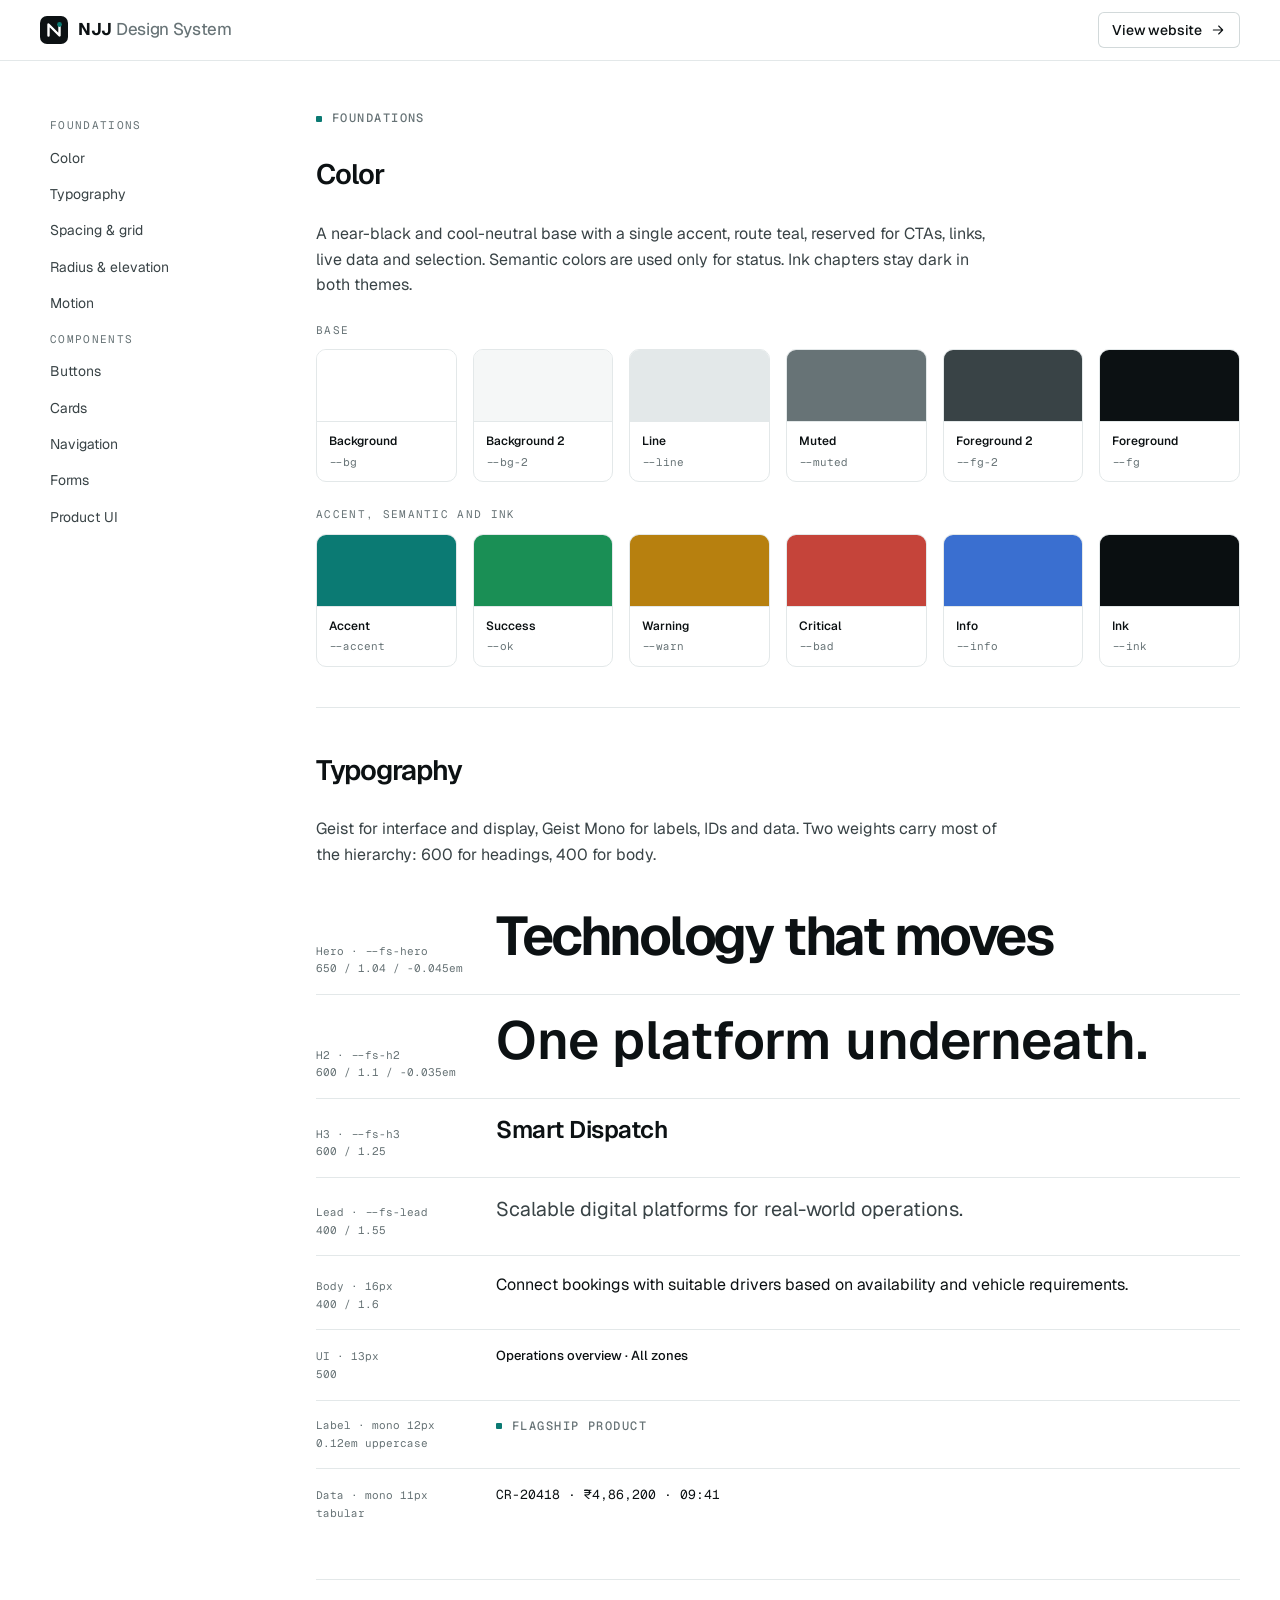
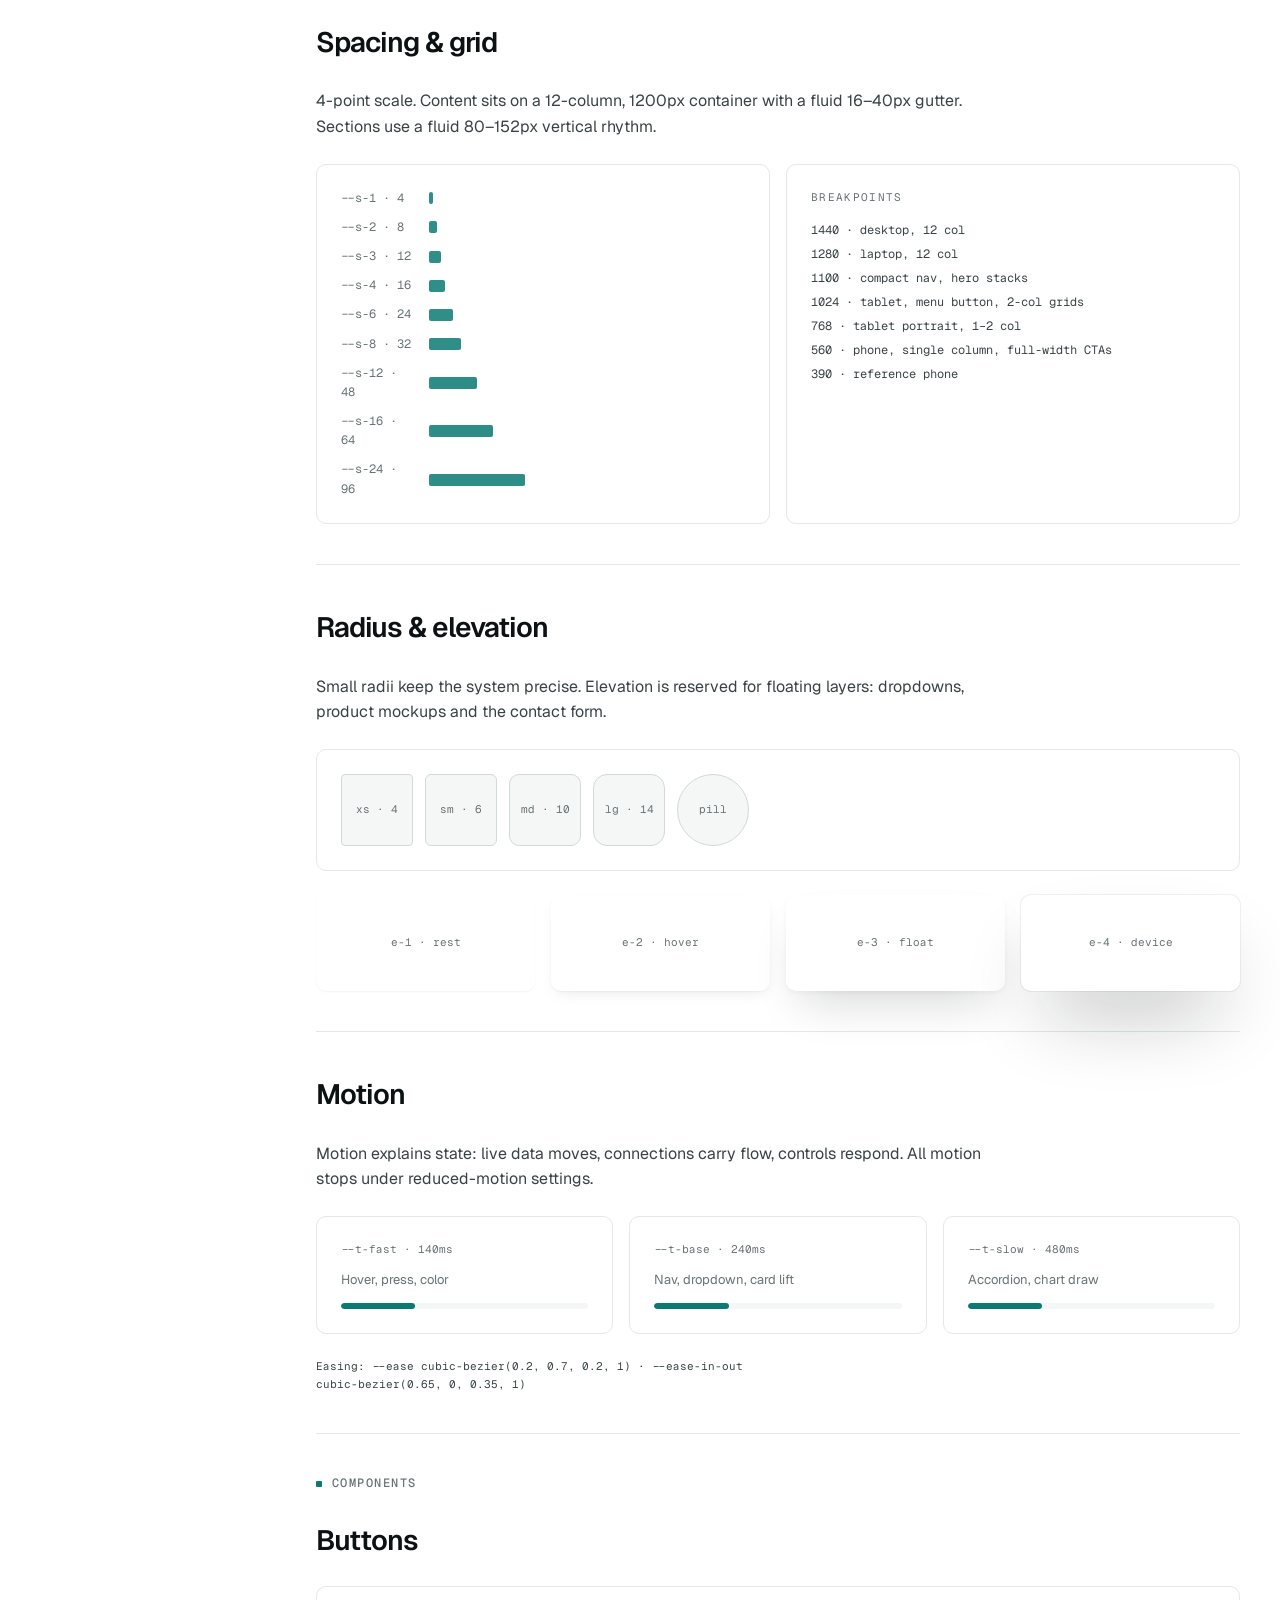
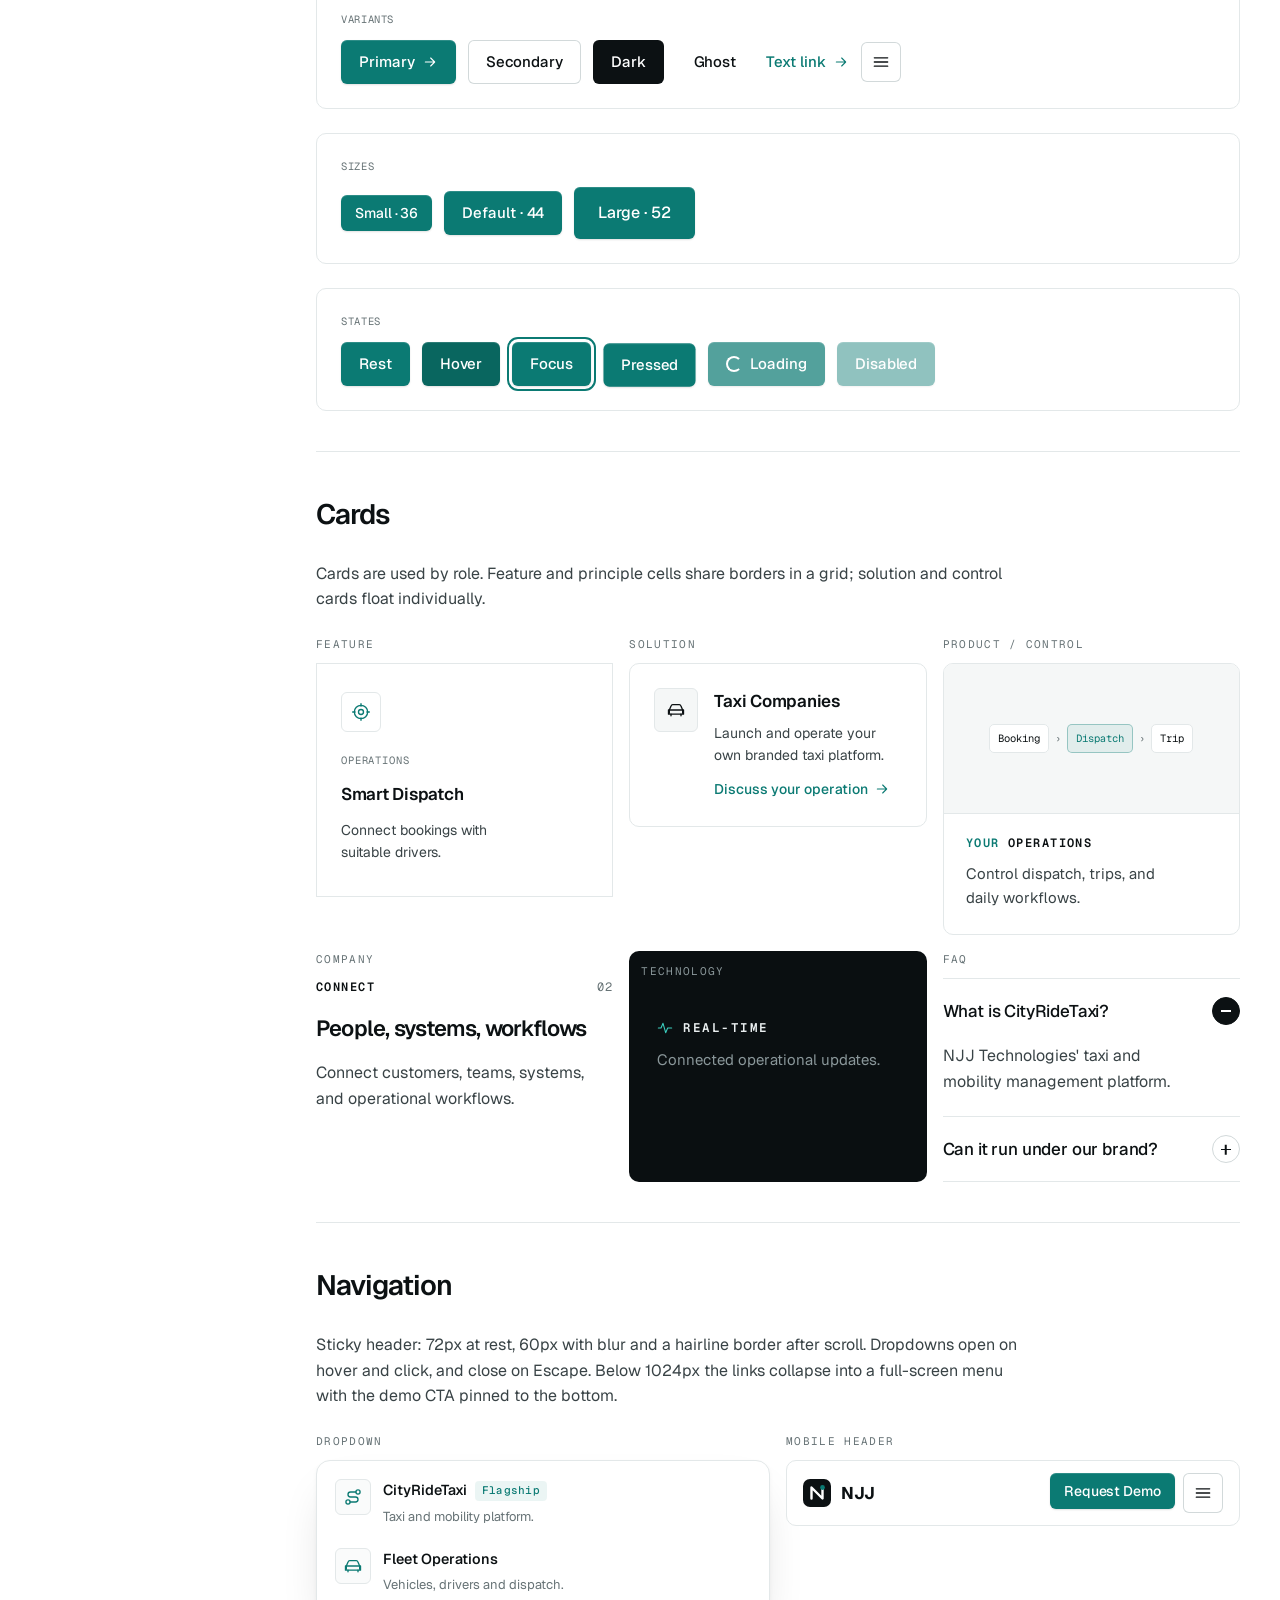
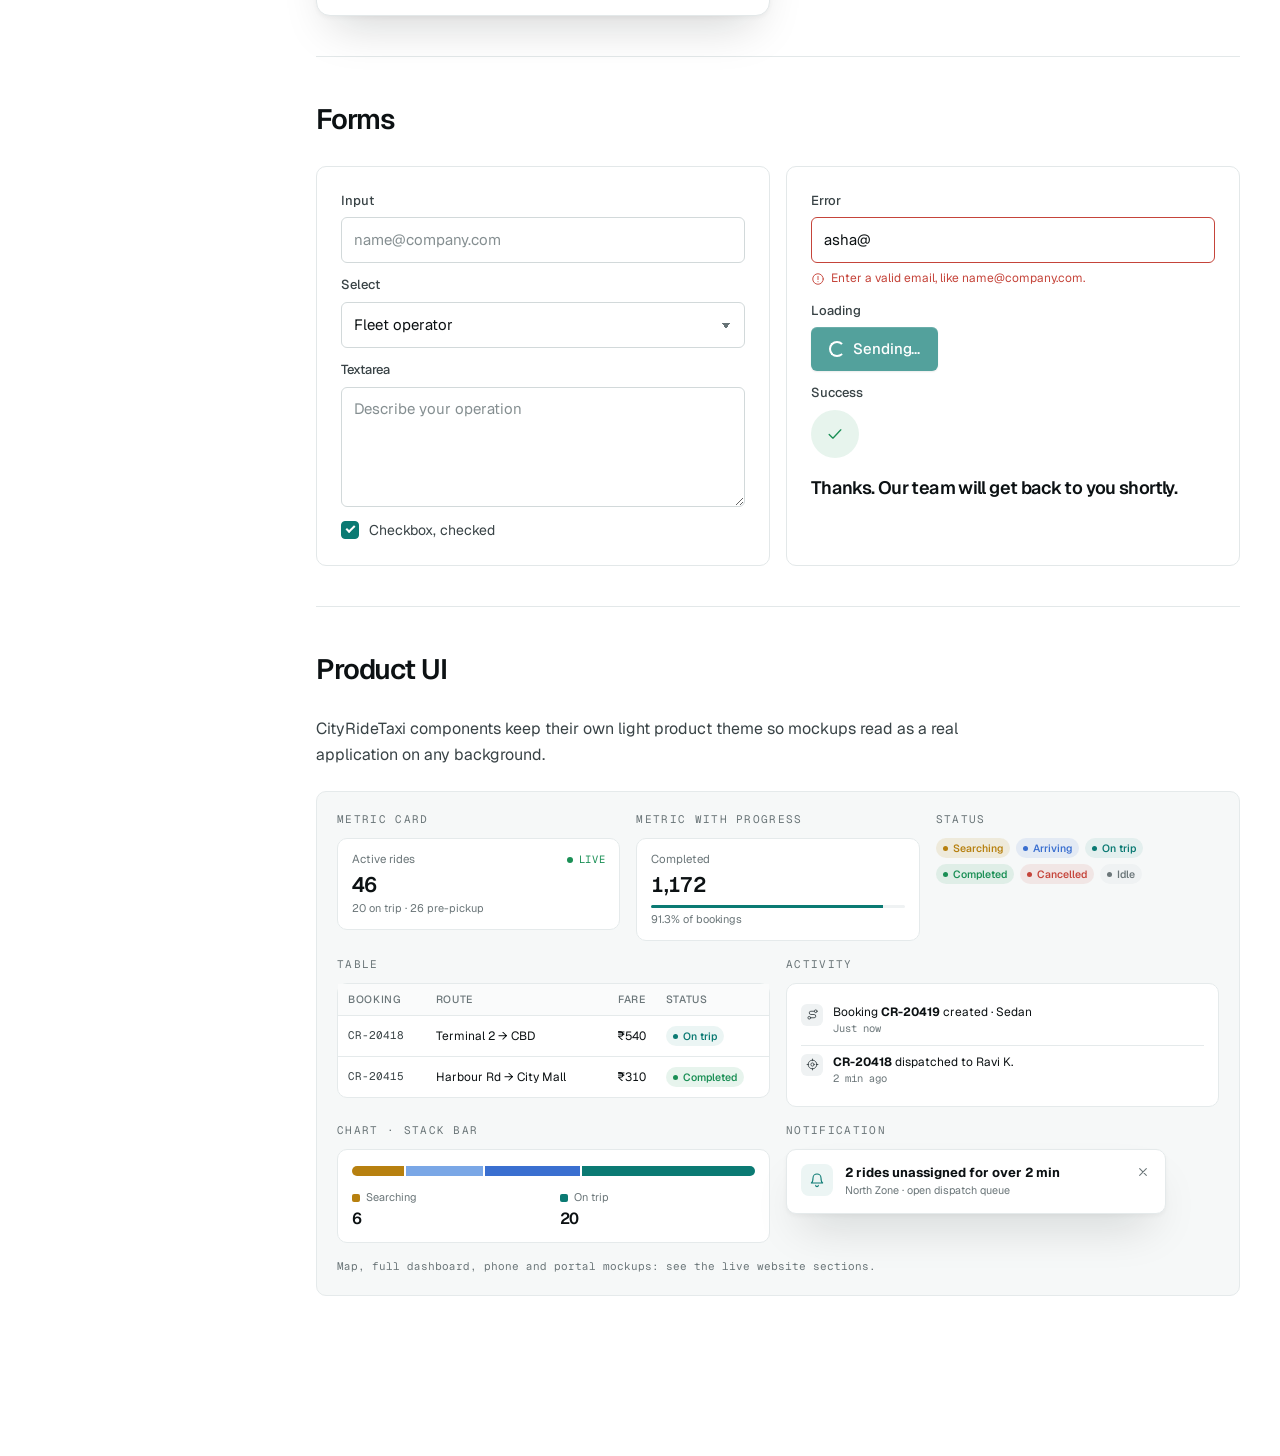
<file: design-system.html>
<!doctype html>
<html lang="en">
<head>
<meta charset="utf-8">
<meta name="viewport" content="width=device-width, initial-scale=1, viewport-fit=cover">
<title>NJJ Design System</title>
<meta name="description" content="Tokens and reusable components for the NJJ Technologies website and CityRideTaxi product UI.">
<link rel="preconnect" href="https://fonts.googleapis.com">
<link rel="preconnect" href="https://fonts.gstatic.com" crossorigin>
<link rel="stylesheet" href="https://fonts.googleapis.com/css2?family=Geist:wght@300..800&family=Geist+Mono:wght@400;500;600&display=swap">
<link rel="stylesheet" href="assets/css/styles.css">
<style>
  .ds { display: grid; grid-template-columns: 220px minmax(0, 1fr); gap: 56px; padding-block: 48px 120px; }
  .ds-nav { position: sticky; top: 88px; align-self: start; display: grid; gap: 2px; font-size: var(--fs-sm); }
  .ds-nav a { padding: 6px 10px; border-radius: var(--r-sm); color: var(--fg-2); }
  .ds-nav a:hover { background: var(--bg-2); color: var(--fg); }
  .ds-nav .dd-label { padding-left: 10px; }
  .ds-sec { padding-block: 40px; border-top: 1px solid var(--line); display: grid; gap: 24px; scroll-margin-top: 80px; }
  .ds-sec:first-child { border-top: 0; padding-top: 0; }
  .ds-sec > h2 { font-size: 1.75rem; }
  .ds-sec > p { color: var(--fg-2); max-width: 64ch; }
  .ds-h { font-family: var(--font-mono); font-size: 11px; letter-spacing: var(--tracking-label); text-transform: uppercase; color: var(--muted); margin-bottom: 10px; }
  .ds-grid { display: grid; gap: 16px; }
  .g2 { grid-template-columns: repeat(2, minmax(0, 1fr)); }
  .g3 { grid-template-columns: repeat(3, minmax(0, 1fr)); }
  .g4 { grid-template-columns: repeat(4, minmax(0, 1fr)); }
  .g6 { grid-template-columns: repeat(6, minmax(0, 1fr)); }
  .sw { border: 1px solid var(--line); border-radius: var(--r-md); overflow: hidden; background: var(--surface); }
  .sw i { display: block; height: 72px; border-bottom: 1px solid var(--line); }
  .sw div { padding: 10px 12px; display: grid; gap: 2px; font-size: 12px; }
  .sw b { font-weight: 550; }
  .sw code, .tok { font-family: var(--font-mono); font-size: 11px; color: var(--muted); }
  .specimen { display: grid; grid-template-columns: 160px minmax(0, 1fr); gap: 20px; align-items: baseline; padding: 16px 0; border-bottom: 1px solid var(--line); }
  .specimen:last-child { border-bottom: 0; }
  .demo { border: 1px solid var(--line); border-radius: var(--r-md); background: var(--surface); padding: 24px; display: flex; flex-wrap: wrap; gap: 12px; align-items: center; min-width: 0; }
  .demo.col { flex-direction: column; align-items: stretch; }
  .demo.ink-demo { background: var(--ink); border-color: var(--ink-line-2); }
  .space-row { display: flex; align-items: center; gap: 16px; font-size: 12px; }
  .space-row i { display: block; height: 12px; background: var(--accent); border-radius: 2px; opacity: 0.85; }
  .space-row span { width: 72px; font-family: var(--font-mono); color: var(--muted); }
  .rad { width: 72px; height: 72px; border: 1px solid var(--line-2); background: var(--bg-2); display: grid; place-items: center; font-family: var(--font-mono); font-size: 11px; color: var(--muted); }
  .elev { height: 96px; border-radius: var(--r-md); background: var(--surface); display: grid; place-items: center; font-family: var(--font-mono); font-size: 11px; color: var(--muted); }
  .motion-bar { height: 6px; border-radius: 3px; background: var(--bg-2); position: relative; overflow: hidden; }
  .motion-bar i { position: absolute; left: 0; top: 0; bottom: 0; width: 30%; background: var(--accent); border-radius: 3px; animation: slide 2.4s infinite; }
  @keyframes slide { 0% { left: 0; } 50% { left: 70%; } 100% { left: 0; } }
  .state-lbl { font-family: var(--font-mono); font-size: 10.5px; color: var(--muted); letter-spacing: 0.06em; text-transform: uppercase; width: 100%; }
  .btn.is-hover.btn-primary { background: var(--accent-hover); }
  .btn.is-hover.btn-secondary { box-shadow: inset 0 0 0 1px var(--fg-2); }
  .btn.is-focus { outline: 2px solid var(--accent); outline-offset: 3px; }
  .notif { display: grid; grid-template-columns: 32px 1fr auto; gap: 12px; align-items: start; padding: 14px; border: 1px solid var(--line); border-radius: var(--r-md); background: var(--surface); box-shadow: var(--e-3); max-width: 380px; font-size: 13px; }
  .notif .fi { width: 32px; height: 32px; border-radius: 8px; display: grid; place-items: center; background: var(--accent-soft); color: var(--accent); }
  .notif small { display: block; color: var(--muted); }
  .ds .ctl, .ds .sol { max-width: 100%; }
  @media (max-width: 1024px) {
    .ds { grid-template-columns: 1fr; gap: 24px; }
    .ds-nav { position: static; display: flex; flex-wrap: wrap; gap: 4px; }
    .ds-nav .dd-label { display: none; }
    .g4, .g6 { grid-template-columns: repeat(3, minmax(0, 1fr)); }
  }
  @media (max-width: 640px) {
    .g2, .g3, .g4 { grid-template-columns: 1fr; }
    .g6 { grid-template-columns: repeat(2, minmax(0, 1fr)); }
    .specimen { grid-template-columns: 1fr; gap: 6px; }
  }
</style>
</head>
<body>
<svg width="0" height="0" style="position:absolute" aria-hidden="true"><defs>
  <symbol id="i-arrow" viewBox="0 0 24 24"><path d="M5 12h14M13 6l6 6-6 6"/></symbol>
  <symbol id="i-plus" viewBox="0 0 24 24"><path d="M12 5v14M5 12h14"/></symbol>
  <symbol id="i-check" viewBox="0 0 24 24"><path d="M5 12.5l4.5 4.5L19 7"/></symbol>
  <symbol id="i-alert" viewBox="0 0 24 24"><circle cx="12" cy="12" r="9"/><path d="M12 7.5v5.5M12 16.5h.01"/></symbol>
  <symbol id="i-dispatch" viewBox="0 0 24 24"><circle cx="12" cy="12" r="8"/><circle cx="12" cy="12" r="3"/><path d="M12 2v3M12 19v3M2 12h3M19 12h3"/></symbol>
  <symbol id="i-car" viewBox="0 0 24 24"><path d="M4 16v-4l2.2-5.2A2 2 0 0 1 8 5.5h8a2 2 0 0 1 1.8 1.3L20 12v4"/><path d="M3 12h18v5H3z"/><path d="M6 17v2M18 17v2"/></symbol>
  <symbol id="i-pulse" viewBox="0 0 24 24"><path d="M2 12h4l3-7 4 14 3-7h6"/></symbol>
  <symbol id="i-route" viewBox="0 0 24 24"><circle cx="6" cy="18" r="2.5"/><circle cx="18" cy="6" r="2.5"/><path d="M8.5 18H15a3 3 0 0 0 0-6H9a3 3 0 0 1 0-6h6.5"/></symbol>
  <symbol id="i-bell" viewBox="0 0 24 24"><path d="M6 9a6 6 0 0 1 12 0c0 6 2.5 7.5 2.5 7.5h-17S6 15 6 9M10 20a2 2 0 0 0 4 0"/></symbol>
  <symbol id="i-x" viewBox="0 0 24 24"><path d="M7 7l10 10M17 7L7 17"/></symbol>
  <symbol id="i-menu" viewBox="0 0 24 24"><path d="M4 7h16M4 12h16M4 17h16"/></symbol>
  <symbol id="i-chev" viewBox="0 0 24 24"><path d="M6 9l6 6 6-6"/></symbol>
</defs></svg>

<header class="nav is-scrolled">
  <div class="container nav-inner">
    <a class="logo" href="index.html">
      <svg class="logo-mark" viewBox="0 0 28 28" aria-hidden="true"><rect width="28" height="28" rx="7" fill="var(--fg)"/><path d="M8.5 19.5V8.5l11 11V8.5" fill="none" stroke="var(--bg)" stroke-width="2.4" stroke-linecap="round" stroke-linejoin="round"/><circle cx="19.5" cy="8.5" r="2.4" fill="var(--accent)"/></svg>
      <span class="logo-word"><b>NJJ</b><span>Design System</span></span>
    </a>
    <div class="nav-actions"><a class="btn btn-secondary btn-sm" href="index.html">View website <svg class="icon icon-sm arrow"><use href="#i-arrow"/></svg></a></div>
  </div>
</header>

<main class="container ds">
  <nav class="ds-nav" aria-label="Design system sections">
    <span class="dd-label">Foundations</span>
    <a href="#color">Color</a><a href="#type">Typography</a><a href="#spacing">Spacing &amp; grid</a><a href="#radius">Radius &amp; elevation</a><a href="#motion">Motion</a>
    <span class="dd-label">Components</span>
    <a href="#buttons">Buttons</a><a href="#cards">Cards</a><a href="#navigation">Navigation</a><a href="#forms">Forms</a><a href="#product">Product UI</a>
  </nav>

  <div>
    <section class="ds-sec" id="color">
      <span class="eyebrow">Foundations</span>
      <h2>Color</h2>
      <p>A near-black and cool-neutral base with a single accent, route teal, reserved for CTAs, links, live data and selection. Semantic colors are used only for status. Ink chapters stay dark in both themes.</p>
      <div>
        <div class="ds-h">Base</div>
        <div class="ds-grid g6">
          <div class="sw"><i style="background:var(--bg)"></i><div><b>Background</b><code>--bg</code></div></div>
          <div class="sw"><i style="background:var(--bg-2)"></i><div><b>Background 2</b><code>--bg-2</code></div></div>
          <div class="sw"><i style="background:var(--line)"></i><div><b>Line</b><code>--line</code></div></div>
          <div class="sw"><i style="background:var(--muted)"></i><div><b>Muted</b><code>--muted</code></div></div>
          <div class="sw"><i style="background:var(--fg-2)"></i><div><b>Foreground 2</b><code>--fg-2</code></div></div>
          <div class="sw"><i style="background:var(--fg)"></i><div><b>Foreground</b><code>--fg</code></div></div>
        </div>
      </div>
      <div>
        <div class="ds-h">Accent, semantic and ink</div>
        <div class="ds-grid g6">
          <div class="sw"><i style="background:var(--accent)"></i><div><b>Accent</b><code>--accent</code></div></div>
          <div class="sw"><i style="background:var(--ok)"></i><div><b>Success</b><code>--ok</code></div></div>
          <div class="sw"><i style="background:var(--warn)"></i><div><b>Warning</b><code>--warn</code></div></div>
          <div class="sw"><i style="background:var(--bad)"></i><div><b>Critical</b><code>--bad</code></div></div>
          <div class="sw"><i style="background:var(--info)"></i><div><b>Info</b><code>--info</code></div></div>
          <div class="sw"><i style="background:var(--ink)"></i><div><b>Ink</b><code>--ink</code></div></div>
        </div>
      </div>
    </section>

    <section class="ds-sec" id="type">
      <h2>Typography</h2>
      <p>Geist for interface and display, Geist Mono for labels, IDs and data. Two weights carry most of the hierarchy: 600 for headings, 400 for body.</p>
      <div>
        <div class="specimen"><span class="tok">Hero · --fs-hero<br>650 / 1.04 / -0.045em</span><span style="font-size:clamp(2rem,1rem + 3vw,3.6rem);font-weight:650;letter-spacing:-0.045em;line-height:1.04">Technology that moves</span></div>
        <div class="specimen"><span class="tok">H2 · --fs-h2<br>600 / 1.1 / -0.035em</span><span class="h2">One platform underneath.</span></div>
        <div class="specimen"><span class="tok">H3 · --fs-h3<br>600 / 1.25</span><span class="h3">Smart Dispatch</span></div>
        <div class="specimen"><span class="tok">Lead · --fs-lead<br>400 / 1.55</span><span class="lead">Scalable digital platforms for real-world operations.</span></div>
        <div class="specimen"><span class="tok">Body · 16px<br>400 / 1.6</span><span>Connect bookings with suitable drivers based on availability and vehicle requirements.</span></div>
        <div class="specimen"><span class="tok">UI · 13px<br>500</span><span style="font-size:var(--fs-ui);font-weight:500">Operations overview · All zones</span></div>
        <div class="specimen"><span class="tok">Label · mono 12px<br>0.12em uppercase</span><span class="eyebrow">Flagship product</span></div>
        <div class="specimen"><span class="tok">Data · mono 11px<br>tabular</span><span class="mono num" style="font-size:13px">CR-20418 · ₹4,86,200 · 09:41</span></div>
      </div>
    </section>

    <section class="ds-sec" id="spacing">
      <h2>Spacing &amp; grid</h2>
      <p>4-point scale. Content sits on a 12-column, 1200px container with a fluid 16–40px gutter. Sections use a fluid 80–152px vertical rhythm.</p>
      <div class="ds-grid g2">
        <div class="demo col" style="gap:10px">
          <div class="space-row"><span>--s-1 · 4</span><i style="width:4px"></i></div>
          <div class="space-row"><span>--s-2 · 8</span><i style="width:8px"></i></div>
          <div class="space-row"><span>--s-3 · 12</span><i style="width:12px"></i></div>
          <div class="space-row"><span>--s-4 · 16</span><i style="width:16px"></i></div>
          <div class="space-row"><span>--s-6 · 24</span><i style="width:24px"></i></div>
          <div class="space-row"><span>--s-8 · 32</span><i style="width:32px"></i></div>
          <div class="space-row"><span>--s-12 · 48</span><i style="width:48px"></i></div>
          <div class="space-row"><span>--s-16 · 64</span><i style="width:64px"></i></div>
          <div class="space-row"><span>--s-24 · 96</span><i style="width:96px"></i></div>
        </div>
        <div class="demo col">
          <div class="ds-h" style="margin:0">Breakpoints</div>
          <div class="mono" style="font-size:12px;line-height:2;color:var(--fg-2)">1440 · desktop, 12 col<br>1280 · laptop, 12 col<br>1100 · compact nav, hero stacks<br>1024 · tablet, menu button, 2-col grids<br>768 · tablet portrait, 1–2 col<br>560 · phone, single column, full-width CTAs<br>390 · reference phone</div>
        </div>
      </div>
    </section>

    <section class="ds-sec" id="radius">
      <h2>Radius &amp; elevation</h2>
      <p>Small radii keep the system precise. Elevation is reserved for floating layers: dropdowns, product mockups and the contact form.</p>
      <div class="demo">
        <div class="rad" style="border-radius:var(--r-xs)">xs · 4</div>
        <div class="rad" style="border-radius:var(--r-sm)">sm · 6</div>
        <div class="rad" style="border-radius:var(--r-md)">md · 10</div>
        <div class="rad" style="border-radius:var(--r-lg)">lg · 14</div>
        <div class="rad" style="border-radius:var(--r-pill)">pill</div>
      </div>
      <div class="ds-grid g4">
        <div class="elev" style="box-shadow:var(--e-1)">e-1 · rest</div>
        <div class="elev" style="box-shadow:var(--e-2)">e-2 · hover</div>
        <div class="elev" style="box-shadow:var(--e-3)">e-3 · float</div>
        <div class="elev" style="box-shadow:var(--e-4)">e-4 · device</div>
      </div>
    </section>

    <section class="ds-sec" id="motion">
      <h2>Motion</h2>
      <p>Motion explains state: live data moves, connections carry flow, controls respond. All motion stops under reduced-motion settings.</p>
      <div class="ds-grid g3">
        <div class="demo col"><span class="tok">--t-fast · 140ms</span><span class="muted" style="font-size:13px">Hover, press, color</span><div class="motion-bar"><i style="animation-duration:1.4s"></i></div></div>
        <div class="demo col"><span class="tok">--t-base · 240ms</span><span class="muted" style="font-size:13px">Nav, dropdown, card lift</span><div class="motion-bar"><i></i></div></div>
        <div class="demo col"><span class="tok">--t-slow · 480ms</span><span class="muted" style="font-size:13px">Accordion, chart draw</span><div class="motion-bar"><i style="animation-duration:3.6s"></i></div></div>
      </div>
      <p class="tok">Easing: --ease cubic-bezier(0.2, 0.7, 0.2, 1) · --ease-in-out cubic-bezier(0.65, 0, 0.35, 1)</p>
    </section>

    <section class="ds-sec" id="buttons">
      <span class="eyebrow">Components</span>
      <h2>Buttons</h2>
      <div class="demo">
        <span class="state-lbl">Variants</span>
        <a class="btn btn-primary" href="#buttons">Primary <svg class="icon icon-sm arrow"><use href="#i-arrow"/></svg></a>
        <a class="btn btn-secondary" href="#buttons">Secondary</a>
        <a class="btn btn-dark" href="#buttons">Dark</a>
        <a class="btn btn-ghost" href="#buttons">Ghost</a>
        <a class="btn btn-text" href="#buttons">Text link <svg class="icon icon-sm arrow"><use href="#i-arrow"/></svg></a>
        <button class="btn btn-secondary btn-icon" aria-label="Menu"><svg class="icon"><use href="#i-menu"/></svg></button>
      </div>
      <div class="demo">
        <span class="state-lbl">Sizes</span>
        <a class="btn btn-primary btn-sm" href="#buttons">Small · 36</a>
        <a class="btn btn-primary" href="#buttons">Default · 44</a>
        <a class="btn btn-primary btn-lg" href="#buttons">Large · 52</a>
      </div>
      <div class="demo">
        <span class="state-lbl">States</span>
        <span class="btn btn-primary">Rest</span>
        <span class="btn btn-primary is-hover">Hover</span>
        <span class="btn btn-primary is-focus">Focus</span>
        <span class="btn btn-primary" style="transform:translateY(1px) scale(.99)">Pressed</span>
        <span class="btn btn-primary is-loading"><span class="spinner" aria-hidden="true"></span>Loading</span>
        <span class="btn btn-primary" style="opacity:.45">Disabled</span>
      </div>
    </section>

    <section class="ds-sec" id="cards">
      <h2>Cards</h2>
      <p>Cards are used by role. Feature and principle cells share borders in a grid; solution and control cards float individually.</p>
      <div class="ds-grid g3">
        <div><div class="ds-h">Feature</div><div class="feat" style="border:1px solid var(--line)"><span class="ic"><svg class="icon"><use href="#i-dispatch"/></svg></span><span class="fmeta">Operations</span><h3>Smart Dispatch</h3><p>Connect bookings with suitable drivers.</p></div></div>
        <div><div class="ds-h">Solution</div><a class="sol" href="#cards"><span class="ic"><svg class="icon"><use href="#i-car"/></svg></span><span><h3>Taxi Companies</h3><p>Launch and operate your own branded taxi platform.</p><span class="more">Discuss your operation <svg class="icon icon-sm"><use href="#i-arrow"/></svg></span></span></a></div>
        <div><div class="ds-h">Product / control</div><article class="ctl"><div class="ctl-vis"><div class="v-flow"><span>Booking</span><b>›</b><span class="on">Dispatch</span><b>›</b><span>Trip</span></div></div><div class="ctl-body"><span class="ctl-k"><span>YOUR</span> OPERATIONS</span><p>Control dispatch, trips, and daily workflows.</p></div></article></div>
        <div><div class="ds-h">Company</div><article class="cap" style="padding:0"><div class="cap-n"><b>CONNECT</b><span>02</span></div><h3>People, systems, workflows</h3><p>Connect customers, teams, systems, and operational workflows.</p></article></div>
        <div class="ink" style="padding:0;border-radius:var(--r-md)"><div class="ds-h" style="padding:12px 12px 0">Technology</div><div class="pr" style="border:0"><span class="k"><svg class="icon icon-sm"><use href="#i-pulse"/></svg>REAL-TIME</span><p>Connected operational updates.</p></div></div>
        <div><div class="ds-h">FAQ</div><div class="faq"><div class="faq-item is-open"><button class="faq-q" aria-expanded="true">What is CityRideTaxi?<span class="faq-sign" aria-hidden="true"></span></button><div class="faq-a"><div><p>NJJ Technologies' taxi and mobility management platform.</p></div></div></div><div class="faq-item"><button class="faq-q" aria-expanded="false">Can it run under our brand?<span class="faq-sign" aria-hidden="true"></span></button></div></div></div>
      </div>
    </section>

    <section class="ds-sec" id="navigation">
      <h2>Navigation</h2>
      <p>Sticky header: 72px at rest, 60px with blur and a hairline border after scroll. Dropdowns open on hover and click, and close on Escape. Below 1024px the links collapse into a full-screen menu with the demo CTA pinned to the bottom.</p>
      <div class="ds-grid g2">
        <div><div class="ds-h">Dropdown</div>
          <div class="dropdown" style="position:static;opacity:1;visibility:visible;transform:none;min-width:0">
            <a class="dd-link" href="#navigation"><span class="dd-ic"><svg class="icon"><use href="#i-route"/></svg></span><span><span class="dd-title">CityRideTaxi <span class="tag">Flagship</span></span><span class="dd-desc">Taxi and mobility platform.</span></span></a>
            <a class="dd-link" href="#navigation"><span class="dd-ic"><svg class="icon"><use href="#i-car"/></svg></span><span><span class="dd-title">Fleet Operations</span><span class="dd-desc">Vehicles, drivers and dispatch.</span></span></a>
          </div>
        </div>
        <div><div class="ds-h">Mobile header</div>
          <div class="demo" style="justify-content:space-between;padding:12px 16px">
            <span class="logo"><svg class="logo-mark" viewBox="0 0 28 28" aria-hidden="true"><rect width="28" height="28" rx="7" fill="var(--fg)"/><path d="M8.5 19.5V8.5l11 11V8.5" fill="none" stroke="var(--bg)" stroke-width="2.4" stroke-linecap="round" stroke-linejoin="round"/><circle cx="19.5" cy="8.5" r="2.4" fill="var(--accent)"/></svg><span class="logo-word"><b>NJJ</b></span></span>
            <span style="display:flex;gap:8px"><span class="btn btn-primary btn-sm">Request Demo</span><span class="btn btn-secondary btn-icon"><svg class="icon"><use href="#i-menu"/></svg></span></span>
          </div>
        </div>
      </div>
    </section>

    <section class="ds-sec" id="forms">
      <h2>Forms</h2>
      <div class="ds-grid g2">
        <div class="demo col">
          <div class="field"><label for="ds-in">Input</label><input class="input" id="ds-in" placeholder="name@company.com"></div>
          <div class="field"><label for="ds-sel">Select</label><select class="select" id="ds-sel"><option>Fleet operator</option></select></div>
          <div class="field"><label for="ds-ta">Textarea</label><textarea class="textarea" id="ds-ta" placeholder="Describe your operation"></textarea></div>
          <label class="check" for="ds-ck"><input type="checkbox" id="ds-ck" checked><span>Checkbox, checked</span></label>
        </div>
        <div class="demo col">
          <div class="field has-error"><label for="ds-err">Error</label><input class="input" id="ds-err" value="asha@" aria-invalid="true"><span class="err"><svg class="icon icon-xs"><use href="#i-alert"/></svg>Enter a valid email, like name@company.com.</span></div>
          <div class="field"><span class="flabel">Loading</span><span class="btn btn-primary is-loading" style="justify-self:start"><span class="spinner" aria-hidden="true"></span>Sending…</span></div>
          <div class="field"><span class="flabel">Success</span>
            <div class="form-success" style="padding:0"><span class="ok-ic"><svg class="icon"><use href="#i-check"/></svg></span><h3 style="font-size:1.125rem">Thanks. Our team will get back to you shortly.</h3></div>
          </div>
        </div>
      </div>
    </section>

    <section class="ds-sec" id="product">
      <h2>Product UI</h2>
      <p>CityRideTaxi components keep their own light product theme so mockups read as a real application on any background.</p>
      <div class="dash" style="min-width:0;border-radius:var(--r-md);border:1px solid var(--line);box-shadow:none;padding:20px;display:grid;gap:16px">
        <div class="ds-grid g3">
          <div><div class="ds-h">Metric card</div><div class="kpi"><span class="lbl">Active rides <span class="live">Live</span></span><span class="val num">46</span><span class="sub">20 on trip · 26 pre-pickup</span></div></div>
          <div><div class="ds-h">Metric with progress</div><div class="kpi"><span class="lbl">Completed</span><span class="val num">1,172</span><div class="bar"><i style="width:91.3%"></i></div><span class="sub">91.3% of bookings</span></div></div>
          <div><div class="ds-h">Status</div><div style="display:flex;flex-wrap:wrap;gap:6px"><span class="pill warn">Searching</span><span class="pill info">Arriving</span><span class="pill acc">On trip</span><span class="pill ok">Completed</span><span class="pill bad">Cancelled</span><span class="pill neutral">Idle</span></div></div>
        </div>
        <div class="ds-grid g2">
          <div><div class="ds-h">Table</div><div class="panel"><table class="table"><thead><tr><th>Booking</th><th>Route</th><th style="text-align:right">Fare</th><th>Status</th></tr></thead><tbody><tr><td class="id">CR-20418</td><td>Terminal 2 → CBD</td><td class="num" style="text-align:right">₹540</td><td><span class="pill acc">On trip</span></td></tr><tr><td class="id">CR-20415</td><td>Harbour Rd → City Mall</td><td class="num" style="text-align:right">₹310</td><td><span class="pill ok">Completed</span></td></tr></tbody></table></div></div>
          <div><div class="ds-h">Activity</div><div class="panel"><div class="panel-b feed"><div class="feed-item"><span class="fi"><svg class="icon"><use href="#i-route"/></svg></span><span>Booking <b>CR-20419</b> created · Sedan<time>Just now</time></span></div><div class="feed-item"><span class="fi"><svg class="icon"><use href="#i-dispatch"/></svg></span><span><b>CR-20418</b> dispatched to Ravi K.<time>2 min ago</time></span></div></div></div></div>
        </div>
        <div class="ds-grid g2">
          <div><div class="ds-h">Chart · stack bar</div><div class="panel"><div class="panel-b"><div class="stack-bar"><i style="flex:6;background:var(--warn)"></i><i style="flex:9;background:#7aa7e6"></i><i style="flex:11;background:var(--info)"></i><i style="flex:20;background:var(--accent)"></i></div><div class="legend-grid"><div class="legend-item"><span><i style="background:var(--warn)"></i>Searching</span><b class="num">6</b></div><div class="legend-item"><span><i style="background:var(--accent)"></i>On trip</span><b class="num">20</b></div></div></div></div></div>
          <div><div class="ds-h">Notification</div><div class="notif"><span class="fi"><svg class="icon icon-sm"><use href="#i-bell"/></svg></span><span><b>2 rides unassigned for over 2 min</b><small>North Zone · open dispatch queue</small></span><svg class="icon icon-sm muted"><use href="#i-x"/></svg></div></div>
        </div>
        <p class="tok">Map, full dashboard, phone and portal mockups: see the live website sections.</p>
      </div>
    </section>
  </div>
</main>
<script>
  document.querySelectorAll(".faq-item").forEach(function (it) {
    var q = it.querySelector(".faq-q"); var a = it.querySelector(".faq-a");
    if (q && a) q.addEventListener("click", function () { var o = it.classList.toggle("is-open"); q.setAttribute("aria-expanded", String(o)); });
  });
</script>
</body>
</html>
</file>
<file: assets/css/styles.css>
/* =========================================================================
   NJJ Technologies — Design System + Site Styles
   Layout concept: a quiet light canvas on a 12-col / 1200px grid, broken by
   three cinematic "ink" chapters (Dashboard, Technology, Vision) where the
   product and its infrastructure take the stage.
   ========================================================================= */

:root {
  /* ---- Color: light (default) ---- */
  --bg: #ffffff;
  --bg-2: #f5f7f7;          /* cool neutral, slight teal bias */
  --surface: #ffffff;
  --surface-2: #fafbfb;
  --fg: #0c1113;            /* near-black charcoal */
  --fg-2: #394346;
  --muted: #677376;
  --line: #e3e8e9;
  --line-2: #d2d9da;
  --accent: #0b7a73;        /* "route teal" — the single accent */
  --accent-hover: #09665f;
  --accent-fg: #ffffff;
  --accent-soft: rgba(11, 122, 115, 0.08);
  --accent-line: rgba(11, 122, 115, 0.35);
  --ok: #1a8f55;
  --warn: #b7800f;
  --bad: #c5443a;
  --info: #3a6fd0;
  --ok-soft: rgba(26, 143, 85, 0.1);
  --warn-soft: rgba(183, 128, 15, 0.12);
  --bad-soft: rgba(197, 68, 58, 0.1);
  --info-soft: rgba(58, 111, 208, 0.1);

  /* Ink chapters stay dark in both themes */
  --ink: #0a0f11;
  --ink-2: #10171a;
  --ink-3: #162024;
  --ink-fg: #e9eeef;
  --ink-muted: #8a979a;
  --ink-line: rgba(255, 255, 255, 0.08);
  --ink-line-2: rgba(255, 255, 255, 0.14);
  --ink-accent: #3ccfc0;
  --ink-accent-soft: rgba(60, 207, 192, 0.12);

  /* Map palette (product UI) */
  --map-bg: #eef2f2;
  --map-road: #ffffff;
  --map-road-2: #dde4e5;
  --map-block: #e4eaea;
  --map-water: #d6e4ea;

  /* ---- Typography ---- */
  --font-sans: "Geist", "Inter", ui-sans-serif, system-ui, -apple-system, "Segoe UI", Roboto, sans-serif;
  --font-mono: "Geist Mono", ui-monospace, "SFMono-Regular", Menlo, Consolas, monospace;
  --fs-hero: clamp(2.5rem, 1.1rem + 4.4vw, 4.6rem);
  --fs-h2: clamp(2rem, 1.25rem + 2.6vw, 3.4rem);
  --fs-h3: clamp(1.25rem, 1.1rem + 0.5vw, 1.5rem);
  --fs-lead: clamp(1.06rem, 1rem + 0.3vw, 1.25rem);
  --fs-body: 1rem;
  --fs-sm: 0.875rem;
  --fs-xs: 0.75rem;
  --fs-ui: 0.8125rem;
  --lh-tight: 1.04;
  --lh-head: 1.1;
  --lh-body: 1.6;
  --tracking-tight: -0.035em;
  --tracking-label: 0.12em;

  /* ---- Spacing (4pt base) ---- */
  --s-1: 4px; --s-2: 8px; --s-3: 12px; --s-4: 16px; --s-5: 20px; --s-6: 24px;
  --s-8: 32px; --s-10: 40px; --s-12: 48px; --s-16: 64px; --s-20: 80px; --s-24: 96px;
  --section-y: clamp(80px, 5rem + 5vw, 152px);
  --gutter: clamp(16px, 4vw, 40px);
  --container: 1200px;

  /* ---- Radius ---- */
  --r-xs: 4px; --r-sm: 6px; --r-md: 10px; --r-lg: 14px; --r-pill: 999px;

  /* ---- Elevation ---- */
  --e-1: 0 1px 2px rgba(12, 17, 19, 0.05);
  --e-2: 0 1px 2px rgba(12, 17, 19, 0.04), 0 6px 16px -6px rgba(12, 17, 19, 0.1);
  --e-3: 0 2px 4px rgba(12, 17, 19, 0.04), 0 24px 48px -16px rgba(12, 17, 19, 0.18);
  --e-4: 0 40px 80px -24px rgba(12, 17, 19, 0.32), 0 0 0 1px rgba(12, 17, 19, 0.06);

  /* ---- Motion ---- */
  --ease: cubic-bezier(0.2, 0.7, 0.2, 1);
  --ease-in-out: cubic-bezier(0.65, 0, 0.35, 1);
  --t-fast: 140ms;
  --t-base: 240ms;
  --t-slow: 480ms;

  color-scheme: light;
}

@media (prefers-color-scheme: dark) {
  :root:not([data-theme="light"]) {
    --bg: #0b1012; --bg-2: #0f1518; --surface: #12191c; --surface-2: #151d20;
    --fg: #e8edee; --fg-2: #b6c0c2; --muted: #85918f; --line: #1f292c; --line-2: #2b3639;
    --accent: #3ccfc0; --accent-hover: #5fdccf; --accent-fg: #04201d;
    --accent-soft: rgba(60, 207, 192, 0.1); --accent-line: rgba(60, 207, 192, 0.4);
    --ok: #3fbf7f; --warn: #e0a93a; --bad: #ef6b5f; --info: #6f9cf0;
    --ok-soft: rgba(63, 191, 127, 0.14); --warn-soft: rgba(224, 169, 58, 0.14);
    --bad-soft: rgba(239, 107, 95, 0.14); --info-soft: rgba(111, 156, 240, 0.14);
    --ink: #05080a; --ink-2: #0b1113; --ink-3: #111a1d;
    --map-bg: #111a1d; --map-road: #1d292d; --map-road-2: #172226; --map-block: #142024; --map-water: #10232b;
    --e-1: 0 1px 2px rgba(0, 0, 0, 0.4);
    --e-2: 0 1px 2px rgba(0, 0, 0, 0.3), 0 6px 16px -6px rgba(0, 0, 0, 0.5);
    --e-3: 0 2px 4px rgba(0, 0, 0, 0.3), 0 24px 48px -16px rgba(0, 0, 0, 0.6);
    --e-4: 0 40px 80px -24px rgba(0, 0, 0, 0.7), 0 0 0 1px rgba(255, 255, 255, 0.06);
    color-scheme: dark;
  }
}
:root[data-theme="dark"] {
  --bg: #0b1012; --bg-2: #0f1518; --surface: #12191c; --surface-2: #151d20;
  --fg: #e8edee; --fg-2: #b6c0c2; --muted: #85918f; --line: #1f292c; --line-2: #2b3639;
  --accent: #3ccfc0; --accent-hover: #5fdccf; --accent-fg: #04201d;
  --accent-soft: rgba(60, 207, 192, 0.1); --accent-line: rgba(60, 207, 192, 0.4);
  --ok: #3fbf7f; --warn: #e0a93a; --bad: #ef6b5f; --info: #6f9cf0;
  --ok-soft: rgba(63, 191, 127, 0.14); --warn-soft: rgba(224, 169, 58, 0.14);
  --bad-soft: rgba(239, 107, 95, 0.14); --info-soft: rgba(111, 156, 240, 0.14);
  --ink: #05080a; --ink-2: #0b1113; --ink-3: #111a1d;
  --map-bg: #111a1d; --map-road: #1d292d; --map-road-2: #172226; --map-block: #142024; --map-water: #10232b;
  --e-1: 0 1px 2px rgba(0, 0, 0, 0.4);
  --e-2: 0 1px 2px rgba(0, 0, 0, 0.3), 0 6px 16px -6px rgba(0, 0, 0, 0.5);
  --e-3: 0 2px 4px rgba(0, 0, 0, 0.3), 0 24px 48px -16px rgba(0, 0, 0, 0.6);
  --e-4: 0 40px 80px -24px rgba(0, 0, 0, 0.7), 0 0 0 1px rgba(255, 255, 255, 0.06);
  color-scheme: dark;
}

/* =========================================================================
   Base
   ========================================================================= */
*, *::before, *::after { box-sizing: border-box; }
html, body { overflow-x: hidden; width: 100%; position: relative; }
html { scroll-behavior: smooth; -webkit-text-size-adjust: 100%; }
body {
  margin: 0;
  background: var(--bg);
  color: var(--fg);
  font-family: var(--font-sans);
  font-size: var(--fs-body);
  line-height: var(--lh-body);
  -webkit-font-smoothing: antialiased;
  text-rendering: optimizeLegibility;
  overflow-x: hidden;
  font-feature-settings: "ss01", "cv11";
}
img, svg, canvas { max-width: 100%; }
h1, h2, h3, h4 { margin: 0; font-weight: 600; letter-spacing: var(--tracking-tight); text-wrap: balance; }
p { margin: 0; text-wrap: pretty; }
ul { margin: 0; padding: 0; list-style: none; }
a { color: inherit; text-decoration: none; }
button { font: inherit; color: inherit; background: none; border: 0; padding: 0; cursor: pointer; }
:focus-visible { outline: 2px solid var(--accent); outline-offset: 3px; border-radius: var(--r-xs); }
[hidden] { display: none !important; }
.sr-only { position: absolute; width: 1px; height: 1px; overflow: hidden; clip: rect(0 0 0 0); white-space: nowrap; }
.skip { position: absolute; left: 16px; top: -60px; z-index: 100; background: var(--fg); color: var(--bg); padding: 10px 14px; border-radius: var(--r-sm); }
.skip:focus { top: 12px; }
.num { font-variant-numeric: tabular-nums; }
.mono { font-family: var(--font-mono); }
.icon { width: 20px; height: 20px; flex: none; stroke: currentColor; fill: none; stroke-width: 1.6; stroke-linecap: round; stroke-linejoin: round; }
.icon-sm { width: 16px; height: 16px; }
.icon-xs { width: 14px; height: 14px; }

.container { width: 100%; max-width: calc(var(--container) + var(--gutter) * 2); margin-inline: auto; padding-inline: var(--gutter); }
.section { padding-block: var(--section-y); position: relative; }
.section-alt { background: var(--bg-2); }
.section + .section:not(.section-alt):not(.ink) { border-top: 1px solid var(--line); }

/* Ink (dark cinematic) chapters */
.ink {
  background: var(--ink);
  color: var(--ink-fg);
  --fg: var(--ink-fg);
  --fg-2: #c3cdcf;
  --muted: var(--ink-muted);
  --line: var(--ink-line);
  --line-2: var(--ink-line-2);
  --accent: var(--ink-accent);
  --accent-hover: #6ae0d4;
  --accent-fg: #04201d;
  --accent-soft: var(--ink-accent-soft);
  --accent-line: rgba(60, 207, 192, 0.45);
  --surface: var(--ink-2);
  --surface-2: var(--ink-3);
  --bg-2: var(--ink-2);
  color-scheme: dark;
}

/* ---- Type primitives ---- */
.eyebrow {
  display: inline-flex; align-items: center; gap: 10px;
  font-family: var(--font-mono);
  font-size: var(--fs-xs);
  font-weight: 500;
  letter-spacing: var(--tracking-label);
  text-transform: uppercase;
  color: var(--muted);
}
.eyebrow::before { content: ""; width: 6px; height: 6px; background: var(--accent); border-radius: 1px; }
.eyebrow.plain::before { display: none; }
.h2 { font-size: var(--fs-h2); line-height: var(--lh-head); font-weight: 600; }
.h3 { font-size: var(--fs-h3); line-height: 1.25; font-weight: 600; letter-spacing: -0.02em; }
.lead { font-size: var(--fs-lead); color: var(--fg-2); line-height: 1.55; max-width: 60ch; }
.muted { color: var(--muted); }
.section-head { display: grid; gap: var(--s-5); max-width: 760px; margin-bottom: clamp(40px, 5vw, 72px); }
.section-head.center { margin-inline: auto; text-align: center; justify-items: center; }
.section-head.split { max-width: none; grid-template-columns: minmax(0, 1.1fr) minmax(0, 0.9fr); align-items: end; column-gap: var(--s-16); }
.section-head.split .lead { justify-self: end; }
.dim { color: var(--muted); }

/* =========================================================================
   Buttons
   ========================================================================= */
.btn {
  --btn-h: 44px;
  display: inline-flex; align-items: center; justify-content: center; gap: 8px;
  height: var(--btn-h); padding: 0 18px;
  border-radius: var(--r-sm);
  font-size: 0.9375rem; font-weight: 500; letter-spacing: -0.005em;
  white-space: nowrap;
  transition: background-color var(--t-fast) var(--ease), color var(--t-fast) var(--ease), border-color var(--t-fast) var(--ease), box-shadow var(--t-fast) var(--ease), transform var(--t-fast) var(--ease);
  -webkit-tap-highlight-color: transparent;
}
.btn:active { transform: translateY(1px) scale(0.99); }
.btn .arrow { transition: transform var(--t-base) var(--ease); }
.btn:hover .arrow { transform: translateX(3px); }
.btn-primary { background: var(--accent); color: var(--accent-fg); box-shadow: inset 0 1px 0 rgba(255,255,255,.14), 0 1px 2px rgba(0,0,0,.12); }
.btn-primary:hover { background: var(--accent-hover); }
.btn-dark { background: var(--fg); color: var(--bg); }
.btn-dark:hover { background: var(--fg-2); }
.btn-secondary { background: var(--surface); color: var(--fg); box-shadow: inset 0 0 0 1px var(--line-2); }
.btn-secondary:hover { box-shadow: inset 0 0 0 1px var(--fg-2); }
.btn-ghost { color: var(--fg); }
.btn-ghost:hover { background: var(--bg-2); }
.btn-text { height: auto; padding: 0; color: var(--accent); font-weight: 500; }
.btn-text:hover { color: var(--accent-hover); }
.btn-icon { width: 40px; padding: 0; --btn-h: 40px; }
.btn-sm { --btn-h: 36px; padding: 0 14px; font-size: var(--fs-sm); }
.btn-lg { --btn-h: 52px; padding: 0 24px; font-size: 1rem; }
.btn[disabled], .btn.is-loading { opacity: 0.7; pointer-events: none; }
.btn .spinner { width: 16px; height: 16px; border-radius: 50%; border: 2px solid currentColor; border-right-color: transparent; animation: spin 700ms linear infinite; }
@keyframes spin { to { transform: rotate(360deg); } }
.cta-row { display: flex; flex-wrap: wrap; gap: var(--s-3); align-items: center; }

/* =========================================================================
   Navigation
   ========================================================================= */
.nav {
  position: sticky; top: env(safe-area-inset-top, 0px); z-index: 50;
  background: color-mix(in srgb, var(--bg) 0%, transparent);
  border-bottom: 1px solid transparent;
  transition: background-color var(--t-base) var(--ease), border-color var(--t-base) var(--ease), backdrop-filter var(--t-base) var(--ease);
}
.nav.is-scrolled {
  background: color-mix(in srgb, var(--bg) 78%, transparent);
  backdrop-filter: saturate(160%) blur(14px);
  -webkit-backdrop-filter: saturate(160%) blur(14px);
  border-bottom-color: var(--line);
}
.nav-inner { display: flex; align-items: center; gap: var(--s-8); height: 72px; transition: height var(--t-base) var(--ease); }
.nav.is-scrolled .nav-inner { height: 60px; }
.logo { display: inline-flex; align-items: center; gap: 10px; font-weight: 600; letter-spacing: -0.02em; font-size: 1.0625rem; flex: none; }
.logo-mark { width: 28px; height: 28px; flex: none; }
.logo-word b { font-weight: 700; }
.logo-word span { color: var(--muted); font-weight: 450; margin-left: 4px; }
.nav-links { display: flex; align-items: center; gap: 2px; }
.nav-item { position: relative; }
.nav-link {
  display: inline-flex; align-items: center; gap: 4px;
  height: 36px; padding: 0 12px; border-radius: var(--r-sm);
  font-size: 0.9rem; color: var(--fg-2);
  white-space: nowrap;
  transition: color var(--t-fast), background-color var(--t-fast);
}
.nav-link:hover, .nav-item.is-open > .nav-link { color: var(--fg); background: var(--bg-2); }
.nav-link .chev { transition: transform var(--t-base) var(--ease); }
.nav-item.is-open .chev { transform: rotate(180deg); }
.nav-actions { margin-left: auto; display: flex; align-items: center; gap: var(--s-2); }
.dropdown {
  position: absolute; top: calc(100% + 10px); left: -12px;
  min-width: 340px; padding: 8px;
  background: var(--surface); border: 1px solid var(--line); border-radius: var(--r-lg);
  box-shadow: var(--e-3);
  opacity: 0; visibility: hidden; transform: translateY(-6px);
  transition: opacity var(--t-base) var(--ease), transform var(--t-base) var(--ease), visibility 0s linear var(--t-base);
}
.dropdown::before { content: ""; position: absolute; inset: -12px 0 auto; height: 12px; }
.nav-item.is-open .dropdown { opacity: 1; visibility: visible; transform: none; transition-delay: 0s; }
.dd-link { display: grid; grid-template-columns: 36px 1fr; gap: 12px; align-items: start; padding: 10px; border-radius: var(--r-md); transition: background-color var(--t-fast); }
.dd-link:hover { background: var(--bg-2); }
.dd-ic { width: 36px; height: 36px; display: grid; place-items: center; border-radius: var(--r-sm); border: 1px solid var(--line); color: var(--accent); background: var(--surface-2); }
.dd-title { font-size: 0.9rem; font-weight: 550; display: flex; align-items: center; gap: 8px; }
.dd-desc { font-size: var(--fs-ui); color: var(--muted); line-height: 1.45; }
.dd-label { padding: 8px 10px 4px; font-family: var(--font-mono); font-size: 11px; letter-spacing: var(--tracking-label); text-transform: uppercase; color: var(--muted); }
.tag { display: inline-flex; align-items: center; height: 20px; padding: 0 7px; border-radius: var(--r-xs); font-size: 11px; font-weight: 500; font-family: var(--font-mono); letter-spacing: 0.02em; background: var(--accent-soft); color: var(--accent); }
.tag.neutral { background: var(--bg-2); color: var(--muted); box-shadow: inset 0 0 0 1px var(--line); }
.menu-btn { display: none; }
.mobile-panel {
  position: fixed; inset: 0; z-index: 60; background: var(--bg);
  padding: calc(env(safe-area-inset-top, 0px) + 12px) var(--gutter) calc(env(safe-area-inset-bottom, 0px) + 24px);
  display: flex; flex-direction: column; gap: var(--s-6);
  overflow-y: auto;
  transform: translateY(-8px); opacity: 0; visibility: hidden;
  transition: opacity var(--t-base) var(--ease), transform var(--t-base) var(--ease), visibility 0s linear var(--t-base);
}
.mobile-panel.is-open { opacity: 1; visibility: visible; transform: none; transition-delay: 0s; }
.mobile-top { display: flex; align-items: center; justify-content: space-between; height: 48px; }
.m-group { border-top: 1px solid var(--line); }
.m-group > button, .m-group > a { display: flex; width: 100%; align-items: center; justify-content: space-between; min-height: 56px; font-size: 1.125rem; font-weight: 500; }
.m-sub { display: grid; grid-template-rows: 0fr; transition: grid-template-rows var(--t-base) var(--ease); }
.m-sub > div { overflow: hidden; display: grid; }
.m-group.is-open .m-sub { grid-template-rows: 1fr; }
.m-group.is-open .chev { transform: rotate(180deg); }
.m-sub a { padding: 10px 0 10px 12px; color: var(--fg-2); border-left: 1px solid var(--line); }
.m-sub > div > :last-child { margin-bottom: 12px; }
.mobile-cta { margin-top: auto; display: grid; gap: var(--s-3); }
.mobile-cta .btn { width: 100%; --btn-h: 52px; }

/* =========================================================================
   Hero
   ========================================================================= */
.hero { position: relative; padding-block: clamp(48px, 7vw, 96px) clamp(56px, 7vw, 96px); overflow: hidden; }
.hero-grid-bg {
  position: absolute; inset: 0; pointer-events: none;
  background-image:
    linear-gradient(to right, var(--line) 1px, transparent 1px),
    linear-gradient(to bottom, var(--line) 1px, transparent 1px);
  background-size: 64px 64px;
  mask-image: radial-gradient(ellipse 70% 65% at 70% 40%, #000 20%, transparent 75%);
  -webkit-mask-image: radial-gradient(ellipse 70% 65% at 70% 40%, #000 20%, transparent 75%);
  opacity: 0.55;
}
.hero-glow { position: absolute; width: 900px; height: 700px; right: -240px; top: -200px; background: radial-gradient(closest-side, var(--accent-soft), transparent); pointer-events: none; }
.hero-inner { position: relative; display: grid; grid-template-columns: minmax(0, 1fr); gap: clamp(40px, 5vw, 64px); }
.hero-copy { display: grid; gap: var(--s-6); align-content: start; }
.hero h1 { font-size: var(--fs-hero); line-height: var(--lh-tight); letter-spacing: -0.045em; font-weight: 650; }
.hero h1 .soft { color: var(--muted); }
.hero .lead { max-width: 36rem; }
.hero-sub { display: grid; grid-template-columns: minmax(0, 1fr) auto; gap: var(--s-12); align-items: end; margin-top: var(--s-2); }
.hero-actions { display: grid; gap: var(--s-4); justify-items: end; }
.micro { display: flex; flex-wrap: wrap; gap: 6px 14px; font-family: var(--font-mono); font-size: var(--fs-xs); color: var(--muted); letter-spacing: 0.04em; text-transform: uppercase; }
.micro span { display: inline-flex; align-items: center; gap: 14px; }
.micro span + span::before { content: ""; width: 3px; height: 3px; border-radius: 50%; background: var(--line-2); }

/* Hero stage — abstract ecosystem */
.stage { position: relative; aspect-ratio: 1200 / 540; width: 100%; max-width: 100%; }
.stage canvas.net { position: absolute; inset: -6%; width: 112%; height: 112%; max-width: none; }
.frag {
  position: absolute; background: var(--surface); border: 1px solid var(--line); border-radius: var(--r-md);
  box-shadow: var(--e-3); font-size: 12px; overflow: hidden;
  animation: floaty 9s var(--ease-in-out) infinite;
}
.frag-head { display: flex; align-items: center; justify-content: space-between; gap: 8px; padding: 9px 12px; border-bottom: 1px solid var(--line); font-size: 11px; color: var(--muted); font-family: var(--font-mono); letter-spacing: 0.04em; text-transform: uppercase; }
.frag-body { padding: 12px; }
.live { display: inline-flex; align-items: center; gap: 6px; color: var(--ok); font-family: var(--font-mono); font-size: 10.5px; letter-spacing: 0.06em; text-transform: uppercase; }
.live::before { content: ""; width: 6px; height: 6px; border-radius: 50%; background: currentColor; box-shadow: 0 0 0 0 currentColor; animation: pulse 2s infinite; }
@keyframes pulse { 0% { box-shadow: 0 0 0 0 color-mix(in srgb, currentColor 50%, transparent); } 70% { box-shadow: 0 0 0 7px transparent; } 100% { box-shadow: 0 0 0 0 transparent; } }
@keyframes floaty { 0%, 100% { transform: translateY(0); } 50% { transform: translateY(-6px); } }
.frag-map { left: 27%; top: 0; width: 46%; height: 100%; animation-duration: 12s; }
.frag-map canvas { display: block; width: 100%; height: calc(100% - 35px); }
.frag-metric { left: 69%; top: 7%; width: 25%; animation-delay: -3s; }
.frag-dispatch { left: 0; bottom: 7%; width: 31%; animation-delay: -6s; }
.frag-arch { left: 71%; bottom: 5%; width: 27%; animation-delay: -1.5s; }
.frag-roles { left: 5%; top: 9%; width: 25%; animation-delay: -4.5s; }
.kpi-num { font-size: 26px; font-weight: 600; letter-spacing: -0.03em; line-height: 1.1; }
.kpi-sub { color: var(--muted); font-size: 11px; }
.spark { width: 100%; height: 36px; display: block; margin-top: 6px; }
.evt { display: grid; grid-template-columns: 8px 1fr auto; gap: 8px; align-items: center; padding: 6px 0; border-bottom: 1px dashed var(--line); font-size: 11.5px; }
.evt:last-child { border-bottom: 0; }
.evt i { width: 6px; height: 6px; border-radius: 50%; background: var(--accent); }
.evt time { color: var(--muted); font-family: var(--font-mono); font-size: 10.5px; }
.evt.new { animation: evtIn 600ms var(--ease); }
@keyframes evtIn { from { background: var(--accent-soft); } to { background: transparent; } }
.chip-row { display: flex; flex-wrap: wrap; gap: 6px; }
.chip { display: inline-flex; align-items: center; gap: 6px; height: 24px; padding: 0 8px; border-radius: var(--r-xs); border: 1px solid var(--line); font-size: 11px; color: var(--fg-2); background: var(--surface-2); }
.chip i { width: 6px; height: 6px; border-radius: 50%; background: var(--accent); }
.layers { display: grid; gap: 4px; }
.layers div { height: 22px; border-radius: 4px; border: 1px solid var(--line); display: flex; align-items: center; padding: 0 8px; font-size: 10.5px; font-family: var(--font-mono); color: var(--muted); background: var(--surface-2); }
.layers div:nth-child(2) { border-color: var(--accent-line); color: var(--accent); background: var(--accent-soft); }

/* Brand hierarchy band */
.hierarchy { margin-top: clamp(48px, 6vw, 88px); border: 1px solid var(--line); border-radius: var(--r-lg); background: var(--surface); display: grid; grid-template-columns: 1fr auto 1fr auto 1.3fr; align-items: stretch; box-shadow: var(--e-1); position: relative; }
.h-cell { padding: 20px 24px; display: grid; gap: 6px; align-content: center; }
.h-cell .k { font-family: var(--font-mono); font-size: 11px; letter-spacing: var(--tracking-label); text-transform: uppercase; color: var(--muted); }
.h-cell .v { font-weight: 600; font-size: 1.05rem; letter-spacing: -0.02em; display: flex; align-items: center; gap: 12px; line-height: 1.25; }
.h-cell .v svg { flex: none; }
.h-cell .v small { display: block; font-weight: 400; color: var(--muted); font-size: 0.8125rem; letter-spacing: 0; }
.h-arrow { display: grid; place-items: center; color: var(--muted); padding: 0 4px; border-inline: 1px solid var(--line); width: 44px; }
.role-dots { display: flex; flex-wrap: wrap; gap: 6px; }
.role-dots span { font-size: 12px; padding: 3px 8px; border-radius: var(--r-xs); background: var(--bg-2); border: 1px solid var(--line); color: var(--fg-2); }

/* =========================================================================
   Company / capabilities
   ========================================================================= */
.cap-grid { display: grid; grid-template-columns: repeat(3, minmax(0, 1fr)); border-top: 1px solid var(--line); }
.cap { padding: 32px 32px 8px 0; display: grid; gap: 14px; align-content: start; }
.cap + .cap { padding-left: 32px; border-left: 1px solid var(--line); }
.cap-n { font-family: var(--font-mono); font-size: var(--fs-xs); color: var(--muted); letter-spacing: 0.08em; display: flex; justify-content: space-between; align-items: center; }
.cap-n b { color: var(--fg); font-weight: 600; letter-spacing: var(--tracking-label); }
.cap h3 { font-size: 1.375rem; }
.cap p { color: var(--fg-2); max-width: 32ch; }
.cap-vis { height: 150px; margin-top: 12px; border-radius: var(--r-md); background: var(--bg-2); border: 1px solid var(--line); position: relative; overflow: hidden; }
.cap-vis svg { position: absolute; inset: 0; width: 100%; height: 100%; }
.company-intro { display: grid; grid-template-columns: minmax(0, 1fr) minmax(0, 1fr); gap: var(--s-16); align-items: end; margin-bottom: clamp(48px, 6vw, 80px); }
.company-intro .lead { justify-self: end; }
.proof-row { display: flex; flex-wrap: wrap; gap: 8px 28px; margin-top: 40px; color: var(--muted); font-size: var(--fs-sm); }
.proof-row span { display: inline-flex; align-items: center; gap: 8px; }
.proof-row .icon { color: var(--accent); }

/* =========================================================================
   Flagship product
   ========================================================================= */
.flagship { background: linear-gradient(180deg, var(--bg-2), var(--bg) 70%); }
.flag-head { display: grid; grid-template-columns: minmax(0, 1fr) minmax(0, 1fr); gap: var(--s-16); align-items: end; margin-bottom: clamp(40px, 5vw, 64px); }
.product-lockup { display: flex; align-items: center; gap: 14px; }
.product-lockup .pm { width: 52px; height: 52px; border-radius: 12px; background: var(--fg); color: var(--bg); display: grid; place-items: center; }
.product-name { font-size: clamp(2.6rem, 1.6rem + 3.6vw, 4.4rem); line-height: 1; letter-spacing: -0.05em; font-weight: 650; }
.flag-sub { font-size: var(--fs-h3); color: var(--fg); font-weight: 500; letter-spacing: -0.02em; margin-top: 10px; }
.flag-copy { display: grid; gap: var(--s-6); }
.by-njj { font-family: var(--font-mono); font-size: 11px; color: var(--muted); letter-spacing: var(--tracking-label); text-transform: uppercase; }

.eco4 { position: relative; display: grid; grid-template-columns: 0.8fr 0.8fr 1.25fr 1.6fr; gap: 20px; align-items: end; }
.eco4-bus { position: absolute; left: 0; right: 0; bottom: -44px; height: 2px; background: repeating-linear-gradient(90deg, var(--accent-line) 0 6px, transparent 6px 12px); background-size: 24px 2px; animation: bus 1.4s linear infinite; }
@keyframes bus { to { background-position: 24px 0; } }
.eco4-item { display: grid; gap: 14px; position: relative; min-width: 0; }
.eco4-item::after { content: ""; position: absolute; left: 50%; bottom: -44px; width: 1px; height: 30px; background: var(--accent-line); }
.eco4-label { display: flex; justify-content: space-between; align-items: center; gap: 8px; font-size: var(--fs-sm); font-weight: 550; }
.eco4-label .mono { font-size: 11px; color: var(--muted); font-weight: 400; }
.trip-trace { margin-top: 76px; display: grid; grid-template-columns: repeat(4, minmax(0, 1fr)); gap: 20px; }
.trace { font-size: var(--fs-sm); color: var(--fg-2); display: grid; gap: 4px; padding-top: 14px; border-top: 1px solid var(--line); }
.trace b { font-family: var(--font-mono); font-size: 11px; font-weight: 500; letter-spacing: 0.06em; color: var(--accent); text-transform: uppercase; }
.trace-caption { margin-top: 20px; font-size: var(--fs-sm); color: var(--muted); display: flex; align-items: center; gap: 10px; }

/* ---- Phone mockup ---- */
.phone {
  --brand: var(--accent);
  position: relative; width: 100%; max-width: 240px; aspect-ratio: 9 / 19; border-radius: 30px; padding: 7px;
  background: #0d1214; box-shadow: var(--e-4), inset 0 0 0 1px rgba(255,255,255,.08);
  margin-inline: auto;
}
.phone-screen { position: relative; height: 100%; border-radius: 24px; overflow: hidden; background: var(--surface); display: flex; flex-direction: column; font-size: 10.5px; color: var(--fg); }
.phone-notch { position: absolute; top: 7px; left: 50%; transform: translateX(-50%); width: 64px; height: 18px; border-radius: 12px; background: #0d1214; z-index: 3; }
.p-status { display: flex; justify-content: space-between; padding: 8px 16px 0; font-size: 9.5px; font-weight: 600; height: 28px; flex: none; }
.p-map { position: relative; flex: 1; min-height: 0; }
.p-map canvas { position: absolute; inset: 0; width: 100%; height: 100%; }
.p-sheet { background: var(--surface); border-top-left-radius: 16px; border-top-right-radius: 16px; padding: 12px; margin-top: -14px; position: relative; box-shadow: 0 -8px 20px -10px rgba(0,0,0,.2); display: grid; gap: 8px; flex: none; }
.p-grab { width: 32px; height: 3px; border-radius: 3px; background: var(--line-2); margin: -4px auto 2px; }
.p-title { font-weight: 600; font-size: 12px; letter-spacing: -0.01em; }
.p-field { display: flex; align-items: center; gap: 8px; padding: 7px 8px; border-radius: 8px; background: var(--bg-2); font-size: 10px; }
.p-field i { width: 6px; height: 6px; border-radius: 50%; background: var(--fg); flex: none; }
.p-field i.sq { border-radius: 1px; background: var(--brand); }
.p-opt { display: grid; grid-template-columns: 28px 1fr auto; gap: 8px; align-items: center; padding: 6px 8px; border-radius: 8px; border: 1px solid var(--line); font-size: 10px; }
.p-opt.sel { border-color: var(--brand); box-shadow: inset 0 0 0 1px var(--brand); }
.p-opt .car { width: 28px; height: 16px; border-radius: 4px; background: var(--bg-2); display: grid; place-items: center; }
.p-opt b { font-weight: 600; }
.p-opt small { color: var(--muted); display: block; font-size: 9px; }
.p-btn { height: 32px; border-radius: 8px; background: var(--brand); color: #fff; font-weight: 600; font-size: 11px; display: grid; place-items: center; }
.p-brandbar { display: flex; align-items: center; justify-content: space-between; padding: 6px 12px 8px; flex: none; }
.p-brand { display: flex; align-items: center; gap: 6px; font-weight: 700; font-size: 11px; letter-spacing: -0.01em; }
.p-brand i { width: 14px; height: 14px; border-radius: 4px; background: var(--brand); }
.p-av { width: 20px; height: 20px; border-radius: 50%; background: var(--bg-2); border: 1px solid var(--line); }
.d-online { display: flex; align-items: center; justify-content: space-between; padding: 6px 10px; border-radius: 8px; background: var(--ok-soft); color: var(--ok); font-weight: 600; font-size: 10px; margin: 0 10px 8px; }
.d-req { position: absolute; left: 10px; right: 10px; bottom: 10px; background: var(--surface); border-radius: 14px; padding: 12px; box-shadow: 0 12px 30px -8px rgba(0,0,0,.35); display: grid; gap: 8px; border: 1px solid var(--line); }
.d-req-top { display: flex; justify-content: space-between; align-items: center; }
.ring { width: 30px; height: 30px; }
.ring circle { fill: none; stroke-width: 3; }
.ring .bg { stroke: var(--line); }
.ring .fg { stroke: var(--brand); stroke-dasharray: 82; stroke-dashoffset: 20; transform: rotate(-90deg); transform-origin: center; animation: ring 6s linear infinite; }
@keyframes ring { from { stroke-dashoffset: 0; } to { stroke-dashoffset: 82; } }
.d-route { display: grid; grid-template-columns: 8px 1fr; gap: 4px 8px; font-size: 10px; }
.d-route i { width: 7px; height: 7px; border-radius: 50%; border: 2px solid var(--fg); margin-top: 3px; }
.d-route i.b { border-color: var(--brand); background: var(--brand); border-radius: 1px; }
.d-actions { display: grid; grid-template-columns: 1fr 1.4fr; gap: 6px; }
.d-actions span { height: 30px; display: grid; place-items: center; border-radius: 8px; font-weight: 600; font-size: 10.5px; }
.d-actions .no { background: var(--bg-2); color: var(--fg-2); }
.d-actions .yes { background: var(--brand); color: #fff; }
.d-earn { display: flex; justify-content: space-between; font-size: 10px; color: var(--muted); }
.d-earn b { color: var(--fg); font-size: 12px; }

/* ---- Browser / web portal mockup ---- */
.browser { --brand: var(--accent); border-radius: var(--r-md); background: var(--surface); border: 1px solid var(--line-2); box-shadow: var(--e-4); overflow: hidden; min-width: 0; }
.b-bar { display: flex; align-items: center; gap: 10px; height: 30px; padding: 0 10px; border-bottom: 1px solid var(--line); background: var(--surface-2); }
.b-dots { display: flex; gap: 5px; }
.b-dots i { width: 7px; height: 7px; border-radius: 50%; background: var(--line-2); }
.b-url { flex: 1; max-width: 260px; margin-inline: auto; height: 18px; border-radius: 4px; background: var(--bg-2); font-family: var(--font-mono); font-size: 9.5px; color: var(--muted); display: flex; align-items: center; justify-content: center; gap: 5px; overflow: hidden; white-space: nowrap; }
.b-body { font-size: 10px; }
.mini-app { display: grid; grid-template-columns: 34px 1fr; min-height: 230px; }
.mini-side { border-right: 1px solid var(--line); display: grid; align-content: start; gap: 8px; padding: 10px 0; justify-items: center; background: var(--surface-2); }
.mini-side i { width: 16px; height: 16px; border-radius: 4px; background: var(--line); }
.mini-side i.on { background: var(--brand); }
.mini-main { padding: 12px; display: grid; gap: 10px; align-content: start; min-width: 0; }
.mini-h { display: flex; justify-content: space-between; align-items: center; font-weight: 600; font-size: 11px; }
.mini-kpis { display: grid; grid-template-columns: repeat(4, minmax(0, 1fr)); gap: 6px; }
.mini-kpi { border: 1px solid var(--line); border-radius: 6px; padding: 6px 7px; }
.mini-kpi small { color: var(--muted); font-size: 8.5px; display: block; white-space: nowrap; overflow: hidden; text-overflow: ellipsis; }
.mini-kpi b { font-size: 12px; font-weight: 600; }
.mini-table { display: grid; font-size: 9.5px; }
.mini-tr { display: grid; grid-template-columns: 1.1fr 1fr 0.9fr 0.9fr; gap: 6px; padding: 5px 0; border-bottom: 1px solid var(--line); align-items: center; }
.mini-tr.h { color: var(--muted); font-size: 8.5px; text-transform: uppercase; letter-spacing: 0.05em; }
.mini-tr span { white-space: nowrap; overflow: hidden; text-overflow: ellipsis; }
.mini-split { display: grid; grid-template-columns: 1.3fr 1fr; gap: 8px; }
.mini-map { height: 96px; border-radius: 6px; overflow: hidden; border: 1px solid var(--line); position: relative; }
.mini-map canvas { position: absolute; inset: 0; width: 100%; height: 100%; }
.mini-bars { display: flex; align-items: end; gap: 4px; height: 96px; border: 1px solid var(--line); border-radius: 6px; padding: 8px; }
.mini-bars i { flex: 1; background: var(--brand); opacity: 0.8; border-radius: 2px 2px 0 0; }
.mini-bars i:nth-child(odd) { opacity: 0.4; }

/* =========================================================================
   Pills / status
   ========================================================================= */
.pill { display: inline-flex; align-items: center; gap: 5px; height: 20px; padding: 0 7px; border-radius: var(--r-pill); font-size: 10.5px; font-weight: 550; white-space: nowrap; }
.pill::before { content: ""; width: 5px; height: 5px; border-radius: 50%; background: currentColor; }
.pill.ok { background: var(--ok-soft); color: var(--ok); }
.pill.warn { background: var(--warn-soft); color: var(--warn); }
.pill.bad { background: var(--bad-soft); color: var(--bad); }
.pill.info { background: var(--info-soft); color: var(--info); }
.pill.acc { background: var(--accent-soft); color: var(--accent); }
.pill.neutral { background: var(--bg-2); color: var(--muted); }

/* =========================================================================
   Ecosystem architecture
   ========================================================================= */
.eco { position: relative; display: grid; grid-template-columns: repeat(2, minmax(0, 1fr)) minmax(0, 1.4fr) repeat(2, minmax(0, 1fr)); grid-template-rows: auto auto; gap: 20px; align-items: center; }
.eco-svg { position: absolute; inset: 0; width: 100%; height: 100%; pointer-events: none; overflow: visible; }
.eco-svg path { fill: none; stroke: var(--line-2); stroke-width: 1.2; }
.eco-svg path.flow { stroke: var(--accent); stroke-width: 1.6; stroke-dasharray: 3 10; animation: dash 2.4s linear infinite; }
@keyframes dash { to { stroke-dashoffset: -26; } }
.eco-node { position: relative; z-index: 1; background: var(--surface); border: 1px solid var(--line); border-radius: var(--r-md); padding: 18px; display: grid; gap: 12px; transition: border-color var(--t-base), box-shadow var(--t-base); }
.eco-node:hover, .eco-node.is-hot { border-color: var(--accent-line); box-shadow: var(--e-2); }
.eco-node header { display: flex; align-items: center; gap: 10px; }
.eco-node .ic { width: 32px; height: 32px; border-radius: var(--r-sm); display: grid; place-items: center; background: var(--bg-2); border: 1px solid var(--line); color: var(--fg); }
.eco-node h3 { font-size: 0.8rem; font-family: var(--font-mono); letter-spacing: var(--tracking-label); font-weight: 600; }
.eco-node h3 small { display: block; font-family: var(--font-sans); letter-spacing: 0; color: var(--muted); font-weight: 400; font-size: 12px; text-transform: none; }
.eco-node ul { display: flex; flex-wrap: wrap; gap: 5px; }
.eco-node li { font-size: 12px; padding: 3px 8px; border-radius: var(--r-xs); background: var(--bg-2); color: var(--fg-2); border: 1px solid var(--line); }
.eco-core { grid-column: 3; grid-row: 1 / span 2; position: relative; z-index: 1; aspect-ratio: 1; border-radius: 50%; display: grid; place-items: center; text-align: center; }
.eco-core-ring { position: absolute; inset: 0; border-radius: 50%; border: 1px dashed var(--accent-line); animation: rot 60s linear infinite; }
.eco-core-ring.r2 { inset: 12%; border-style: solid; border-color: var(--line); animation-duration: 90s; animation-direction: reverse; }
@keyframes rot { to { transform: rotate(360deg); } }
.eco-core-in { position: relative; width: 64%; aspect-ratio: 1; border-radius: 50%; background: var(--fg); color: var(--bg); display: grid; place-items: center; align-content: center; gap: 6px; padding: 12px; box-shadow: 0 0 0 10px var(--accent-soft), var(--e-3); }
.eco-core-in b { font-family: var(--font-mono); font-size: clamp(10px, 0.9vw, 12.5px); letter-spacing: 0.14em; line-height: 1.35; font-weight: 600; }
.eco-core-in small { font-size: 10.5px; opacity: 0.6; font-family: var(--font-mono); letter-spacing: 0.08em; }
.eco-core-orbit { position: absolute; width: 9px; height: 9px; border-radius: 50%; background: var(--accent); top: -4px; left: calc(50% - 4px); }
.eco-n1 { grid-column: 1 / span 2; grid-row: 1; }
.eco-n2 { grid-column: 1 / span 2; grid-row: 2; }
.eco-n3 { grid-column: 4 / span 2; grid-row: 1; }
.eco-n4 { grid-column: 4 / span 2; grid-row: 2; }
.eco-admin { grid-column: 1 / -1; grid-row: 3; margin-top: 20px; display: grid; grid-template-columns: auto 1fr; gap: 24px; align-items: center; }
.eco-admin ul { justify-content: flex-start; }
.eco-legend { display: flex; flex-wrap: wrap; gap: 20px; margin-top: 28px; font-size: var(--fs-sm); color: var(--muted); }
.eco-legend span { display: inline-flex; align-items: center; gap: 8px; }
.eco-legend i { width: 24px; height: 0; border-top: 1.6px dashed var(--accent); }
.eco-legend i.s { border-top: 1.2px solid var(--line-2); }

/* =========================================================================
   Feature grid
   ========================================================================= */
.feat-grid { display: grid; grid-template-columns: repeat(4, minmax(0, 1fr)); border-top: 1px solid var(--line); border-left: 1px solid var(--line); }
.feat { padding: 28px 24px 32px; border-right: 1px solid var(--line); border-bottom: 1px solid var(--line); display: grid; gap: 12px; align-content: start; background: var(--bg); position: relative; transition: background-color var(--t-base); }
.feat:hover { background: var(--surface-2); }
.feat::after { content: ""; position: absolute; left: -1px; top: -1px; width: calc(100% + 2px); height: 2px; background: var(--accent); transform: scaleX(0); transform-origin: left; transition: transform var(--t-slow) var(--ease); }
.feat:hover::after { transform: scaleX(1); }
.feat .ic { width: 40px; height: 40px; border-radius: var(--r-sm); border: 1px solid var(--line); display: grid; place-items: center; color: var(--accent); background: var(--surface); margin-bottom: 8px; }
.feat h3 { font-size: 1.0625rem; letter-spacing: -0.015em; }
.feat p { font-size: var(--fs-sm); color: var(--fg-2); line-height: 1.55; }
.feat .fmeta { font-family: var(--font-mono); font-size: 10.5px; color: var(--muted); letter-spacing: 0.08em; text-transform: uppercase; }

/* =========================================================================
   Dashboard showcase
   ========================================================================= */
.dash-section { padding-bottom: 0; overflow: hidden; }
.dash-section .section-head { margin-bottom: 40px; }
.dash-meta { display: flex; flex-wrap: wrap; gap: 10px 24px; margin-bottom: 40px; color: var(--muted); font-size: var(--fs-sm); }
.dash-meta span { display: inline-flex; align-items: center; gap: 8px; }
.dash-wrap { position: relative; }
.dash-wrap::before { content: ""; position: absolute; left: 50%; top: -80px; width: 1100px; height: 600px; transform: translateX(-50%); background: radial-gradient(closest-side, rgba(60, 207, 192, 0.14), transparent); pointer-events: none; }
.dash-scroller { position: relative; overflow-x: auto; overscroll-behavior-x: contain; scrollbar-width: thin; margin-inline: calc(var(--gutter) * -1); padding-inline: var(--gutter); padding-bottom: 0; }
.dash {
  /* Product UI keeps its own light theme to feel like a real app on the ink stage */
  --bg: #f6f8f8; --bg-2: #eff2f3; --surface: #ffffff; --surface-2: #fafbfb;
  --fg: #0c1113; --fg-2: #394346; --muted: #6b7679; --line: #e5eaeb; --line-2: #d5dcdd;
  --accent: #0b7a73; --accent-soft: rgba(11,122,115,.08); --accent-line: rgba(11,122,115,.35);
  --ok: #1a8f55; --warn: #b7800f; --bad: #c5443a; --info: #3a6fd0;
  --ok-soft: rgba(26,143,85,.1); --warn-soft: rgba(183,128,15,.12); --bad-soft: rgba(197,68,58,.1); --info-soft: rgba(58,111,208,.1);
  --map-bg: #eef2f2; --map-road: #ffffff; --map-road-2: #dde4e5; --map-block: #e4eaea; --map-water: #d6e4ea;
  color-scheme: light;
  color: var(--fg);
  min-width: 1080px;
  background: var(--bg);
  border-radius: 14px 14px 0 0;
  border: 1px solid rgba(255,255,255,.12);
  border-bottom: 0;
  box-shadow: 0 -30px 120px -40px rgba(60, 207, 192, 0.25), 0 0 0 6px rgba(255,255,255,.03);
  overflow: hidden;
  font-size: 12.5px;
  line-height: 1.45;
}
.dash-chrome { display: flex; align-items: center; gap: 12px; height: 36px; padding: 0 14px; background: #eceff0; border-bottom: 1px solid var(--line); }
.dash-chrome .b-url { background: #ffffff; max-width: 320px; height: 22px; font-size: 11px; }
.dash-app { display: grid; grid-template-columns: 216px minmax(0, 1fr); min-height: 760px; }
.side { background: var(--surface); border-right: 1px solid var(--line); padding: 14px 10px; display: flex; flex-direction: column; gap: 18px; }
.side-brand { display: flex; align-items: center; gap: 9px; padding: 4px 8px; font-weight: 650; font-size: 13.5px; letter-spacing: -0.02em; }
.side-brand .pm { width: 26px; height: 26px; border-radius: 7px; background: var(--fg); color: #fff; display: grid; place-items: center; }
.side-group { display: grid; gap: 1px; }
.side-label { font-size: 10px; letter-spacing: 0.1em; text-transform: uppercase; color: var(--muted); padding: 6px 10px; font-family: var(--font-mono); }
.side a { display: flex; align-items: center; gap: 10px; height: 32px; padding: 0 10px; border-radius: 6px; color: var(--fg-2); font-size: 12.5px; }
.side a .icon { width: 16px; height: 16px; color: var(--muted); }
.side a.on { background: var(--bg-2); color: var(--fg); font-weight: 550; }
.side a.on .icon { color: var(--accent); }
.side a .cnt { margin-left: auto; font-size: 10.5px; color: var(--muted); font-family: var(--font-mono); }
.side-foot { margin-top: auto; border-top: 1px solid var(--line); padding-top: 12px; display: flex; align-items: center; gap: 10px; font-size: 12px; padding-inline: 8px; }
.side-foot .av { width: 28px; height: 28px; border-radius: 50%; background: var(--bg-2); border: 1px solid var(--line); display: grid; place-items: center; font-size: 10.5px; font-weight: 600; }
.side-foot small { color: var(--muted); display: block; font-size: 11px; }
.dmain { display: flex; flex-direction: column; min-width: 0; }
.topbar { display: flex; align-items: center; gap: 12px; height: 54px; padding: 0 20px; border-bottom: 1px solid var(--line); background: var(--surface); }
.search { display: flex; align-items: center; gap: 8px; height: 32px; padding: 0 10px; border-radius: 7px; background: var(--bg-2); color: var(--muted); width: 300px; font-size: 12px; }
.search kbd { margin-left: auto; font-family: var(--font-mono); font-size: 10px; padding: 1px 5px; border-radius: 4px; border: 1px solid var(--line-2); background: var(--surface); }
.tb-right { margin-left: auto; display: flex; align-items: center; gap: 8px; }
.selectish { display: inline-flex; align-items: center; gap: 6px; height: 30px; padding: 0 10px; border-radius: 7px; border: 1px solid var(--line); font-size: 12px; color: var(--fg-2); background: var(--surface); white-space: nowrap; }
.tb-icon { width: 32px; height: 32px; border-radius: 7px; display: grid; place-items: center; color: var(--fg-2); position: relative; border: 1px solid var(--line); }
.tb-icon .dot { position: absolute; top: 6px; right: 7px; width: 6px; height: 6px; border-radius: 50%; background: var(--bad); box-shadow: 0 0 0 2px var(--surface); }
.dcontent { padding: 20px; display: grid; gap: 14px; }
.dhead { display: flex; align-items: flex-end; justify-content: space-between; gap: 16px; }
.dhead h4 { font-size: 18px; letter-spacing: -0.02em; font-weight: 600; }
.dhead p { color: var(--muted); font-size: 12px; }
.seg { display: inline-flex; padding: 2px; border-radius: 7px; background: var(--bg-2); border: 1px solid var(--line); }
.seg span { height: 26px; padding: 0 10px; display: grid; place-items: center; border-radius: 5px; font-size: 11.5px; color: var(--muted); }
.seg span.on { background: var(--surface); color: var(--fg); box-shadow: var(--e-1); font-weight: 550; }
.filters { display: flex; flex-wrap: wrap; gap: 8px; align-items: center; }
.kpis { display: grid; grid-template-columns: repeat(6, minmax(0, 1fr)); gap: 10px; }
.kpi { background: var(--surface); border: 1px solid var(--line); border-radius: 10px; padding: 12px 14px; display: grid; gap: 4px; min-width: 0; }
.kpi .lbl { color: var(--muted); font-size: 11.5px; display: flex; align-items: center; justify-content: space-between; gap: 6px; }
.kpi .val { font-size: 21px; font-weight: 600; letter-spacing: -0.03em; line-height: 1.2; }
.kpi .sub { font-size: 11px; color: var(--muted); display: flex; align-items: center; gap: 6px; }
.kpi .bar { height: 3px; border-radius: 3px; background: var(--bg-2); overflow: hidden; margin-top: 4px; }
.kpi .bar i { display: block; height: 100%; background: var(--accent); }
.panel { background: var(--surface); border: 1px solid var(--line); border-radius: 10px; min-width: 0; display: flex; flex-direction: column; }
.panel-h { display: flex; align-items: center; justify-content: space-between; gap: 10px; padding: 12px 14px; border-bottom: 1px solid var(--line); }
.panel-h h5 { margin: 0; font-size: 12.5px; font-weight: 600; letter-spacing: -0.01em; }
.panel-h .muted { font-size: 11px; }
.panel-b { padding: 12px 14px; flex: 1; min-width: 0; }
.row2 { display: grid; grid-template-columns: minmax(0, 1.9fr) minmax(0, 1fr) minmax(0, 1fr); gap: 14px; }
.row3 { display: grid; grid-template-columns: minmax(0, 1.5fr) minmax(0, 1fr) minmax(0, 1fr); gap: 14px; }
.row4 { display: grid; grid-template-columns: minmax(0, 2.2fr) minmax(0, 1fr); gap: 14px; }
.live-map { position: relative; height: 300px; }
.live-map canvas { position: absolute; inset: 0; width: 100%; height: 100%; }
.map-legend { position: absolute; left: 10px; bottom: 10px; display: flex; gap: 10px; padding: 6px 10px; border-radius: 7px; background: rgba(255,255,255,.92); border: 1px solid var(--line); font-size: 10.5px; color: var(--fg-2); }
.map-legend span { display: inline-flex; align-items: center; gap: 5px; }
.map-legend i { width: 8px; height: 8px; border-radius: 50%; }
.map-zoom { position: absolute; right: 10px; top: 10px; display: grid; border: 1px solid var(--line); border-radius: 7px; background: #fff; overflow: hidden; }
.map-zoom span { width: 28px; height: 28px; display: grid; place-items: center; color: var(--fg-2); font-size: 14px; }
.map-zoom span + span { border-top: 1px solid var(--line); }
.stat-list { display: grid; gap: 10px; }
.stat-row { display: grid; gap: 5px; }
.stat-row .top { display: flex; justify-content: space-between; font-size: 12px; }
.stat-row .top b { font-weight: 600; }
.track { height: 6px; border-radius: 6px; background: var(--bg-2); overflow: hidden; }
.track i { display: block; height: 100%; border-radius: 6px; }
.stack-bar { display: flex; height: 10px; border-radius: 5px; overflow: hidden; gap: 2px; margin: 4px 0 14px; }
.stack-bar i { display: block; height: 100%; }
.legend-grid { display: grid; grid-template-columns: 1fr 1fr; gap: 10px 12px; }
.legend-item { display: grid; gap: 1px; }
.legend-item span { display: flex; align-items: center; gap: 6px; color: var(--muted); font-size: 11px; }
.legend-item span i { width: 8px; height: 8px; border-radius: 2px; }
.legend-item b { font-size: 16px; font-weight: 600; letter-spacing: -0.02em; }
.chart { width: 100%; height: 190px; display: block; }
.chart text { font-family: var(--font-mono); font-size: 10px; fill: var(--muted); }
.chart .grid { stroke: var(--line); stroke-width: 1; }
.chart .line { fill: none; stroke: var(--accent); stroke-width: 2; stroke-linejoin: round; stroke-linecap: round; }
.chart .line-2 { fill: none; stroke: var(--line-2); stroke-width: 1.5; stroke-dasharray: 3 4; }
.chart .area { fill: url(#revGrad); }
.chart .pt { fill: var(--surface); stroke: var(--accent); stroke-width: 2; }
.chart .draw { stroke-dasharray: 1200; stroke-dashoffset: 1200; animation: draw 1.8s var(--ease) forwards 0.2s; }
@keyframes draw { to { stroke-dashoffset: 0; } }
.chart-legend { display: flex; gap: 14px; font-size: 11px; color: var(--muted); }
.chart-legend span { display: inline-flex; align-items: center; gap: 6px; }
.chart-legend i { width: 14px; height: 2px; background: var(--accent); }
.chart-legend i.p { background: none; border-top: 1.5px dashed var(--line-2); }
.person { display: grid; grid-template-columns: 28px minmax(0, 1fr) auto; gap: 10px; align-items: center; padding: 7px 0; border-bottom: 1px solid var(--line); font-size: 12px; }
.person:last-child { border-bottom: 0; }
.person .av { width: 28px; height: 28px; border-radius: 50%; display: grid; place-items: center; font-size: 10px; font-weight: 600; background: var(--bg-2); color: var(--fg-2); border: 1px solid var(--line); }
.person b { font-weight: 550; display: block; }
.person small { color: var(--muted); font-size: 11px; }
.person .r { text-align: right; }
.table { width: 100%; border-collapse: collapse; font-size: 12px; }
.table th { text-align: left; font-weight: 500; font-size: 10.5px; color: var(--muted); letter-spacing: 0.06em; text-transform: uppercase; padding: 8px 10px; border-bottom: 1px solid var(--line); background: var(--surface-2); white-space: nowrap; }
.table td { padding: 10px; border-bottom: 1px solid var(--line); white-space: nowrap; }
.table tr:last-child td { border-bottom: 0; }
.table tbody tr { transition: background-color var(--t-fast); }
.table tbody tr:hover { background: var(--surface-2); }
.table .route { display: flex; align-items: center; gap: 6px; color: var(--fg-2); }
.table .route .icon { width: 12px; height: 12px; color: var(--muted); }
.table .id { font-family: var(--font-mono); font-size: 11px; color: var(--fg-2); }
.feed { display: grid; }
.feed-item { display: grid; grid-template-columns: 22px 1fr; gap: 10px; padding: 8px 0; border-bottom: 1px solid var(--line); font-size: 12px; }
.feed-item:last-child { border-bottom: 0; }
.feed-item .fi { width: 22px; height: 22px; border-radius: 6px; display: grid; place-items: center; background: var(--bg-2); color: var(--fg-2); }
.feed-item .fi .icon { width: 13px; height: 13px; }
.feed-item time { display: block; font-size: 10.5px; color: var(--muted); font-family: var(--font-mono); }
.feed-item.new { animation: evtIn 900ms var(--ease); }
.sample-note { display: inline-flex; align-items: center; gap: 6px; font-family: var(--font-mono); font-size: 10px; letter-spacing: 0.06em; text-transform: uppercase; color: var(--muted); border: 1px dashed var(--line-2); border-radius: 5px; padding: 3px 7px; }
.dash-hint { display: none; margin-top: 10px; font-size: var(--fs-xs); color: var(--muted); }

/* =========================================================================
   Business control cards
   ========================================================================= */
.control-grid { display: grid; grid-template-columns: repeat(3, minmax(0, 1fr)); gap: 16px; }
.ctl { position: relative; border: 1px solid var(--line); border-radius: var(--r-md); background: var(--surface); padding: 0; overflow: hidden; display: grid; grid-template-rows: 150px auto; transition: border-color var(--t-base), box-shadow var(--t-base), transform var(--t-base) var(--ease); }
.ctl:hover { border-color: var(--line-2); box-shadow: var(--e-2); transform: translateY(-2px); }
.ctl-vis { background: var(--bg-2); border-bottom: 1px solid var(--line); position: relative; overflow: hidden; display: grid; place-items: center; padding: 18px; }
.ctl-body { padding: 20px 22px 24px; display: grid; gap: 8px; }
.ctl-k { font-family: var(--font-mono); font-size: 12px; font-weight: 600; letter-spacing: var(--tracking-label); }
.ctl-k span { color: var(--accent); }
.ctl p { color: var(--fg-2); font-size: 0.9375rem; }
.closing { margin-top: 48px; display: flex; align-items: center; justify-content: space-between; gap: 24px; padding: 28px 32px; border-radius: var(--r-lg); background: var(--fg); color: var(--bg); flex-wrap: wrap; }
.closing p { font-size: clamp(1.15rem, 1rem + 0.6vw, 1.5rem); letter-spacing: -0.02em; font-weight: 500; max-width: 40ch; }
.closing p span { opacity: 0.55; }
.closing .btn-primary { background: var(--bg); color: var(--fg); box-shadow: none; }
.closing .btn-primary:hover { background: var(--bg-2); }
/* mini visuals inside control cards */
.v-swatches { display: flex; gap: 8px; align-items: center; }
.v-swatches i { width: 26px; height: 26px; border-radius: 7px; border: 1px solid var(--line); }
.v-wordmark { display: flex; align-items: center; gap: 8px; font-weight: 700; letter-spacing: -0.02em; font-size: 17px; }
.v-wordmark i { width: 22px; height: 22px; border-radius: 6px; background: var(--accent); }
.v-stack { display: grid; gap: 10px; justify-items: center; }
.v-form { width: 100%; max-width: 230px; display: grid; gap: 6px; font-size: 11px; }
.v-form .r { display: flex; justify-content: space-between; align-items: center; padding: 6px 9px; border-radius: 6px; background: var(--surface); border: 1px solid var(--line); }
.v-form .r b { font-family: var(--font-mono); font-weight: 500; }
.toggle { width: 26px; height: 15px; border-radius: 10px; background: var(--accent); position: relative; flex: none; }
.toggle::after { content: ""; position: absolute; right: 2px; top: 2px; width: 11px; height: 11px; border-radius: 50%; background: #fff; }
.toggle.off { background: var(--line-2); }
.toggle.off::after { right: auto; left: 2px; }
.v-fleet { display: grid; grid-template-columns: repeat(6, 18px); gap: 6px; }
.v-fleet i { width: 18px; height: 18px; border-radius: 4px; background: var(--accent); opacity: 0.85; }
.v-fleet i.b { background: var(--fg); opacity: 0.8; }
.v-fleet i.o { background: var(--line-2); opacity: 1; }
.v-split { width: 100%; max-width: 230px; display: grid; gap: 6px; font-size: 11px; }
.v-split .bar { display: flex; height: 10px; border-radius: 5px; overflow: hidden; gap: 2px; }
.v-split .bar i { display: block; }
.v-split .lg { display: flex; justify-content: space-between; color: var(--muted); font-family: var(--font-mono); font-size: 10px; }
.v-flow { display: flex; align-items: center; gap: 6px; font-size: 10.5px; font-family: var(--font-mono); }
.v-flow span { padding: 5px 8px; border-radius: 5px; border: 1px solid var(--line); background: var(--surface); white-space: nowrap; }
.v-flow span.on { border-color: var(--accent-line); color: var(--accent); background: var(--accent-soft); }
.v-flow b { color: var(--muted); font-weight: 400; }
.v-db { display: flex; gap: 14px; align-items: center; }
.v-db .cyl { width: 54px; height: 64px; position: relative; }

/* =========================================================================
   White-label
   ========================================================================= */
.wl { display: grid; grid-template-columns: 300px minmax(0, 1fr); gap: 48px; align-items: start; }
.wl-panel { position: sticky; top: 96px; border: 1px solid var(--line); border-radius: var(--r-lg); background: var(--surface); padding: 20px; display: grid; gap: 18px; box-shadow: var(--e-2); }
.wl-panel h3 { font-size: 0.95rem; display: flex; align-items: center; justify-content: space-between; }
.field { display: grid; gap: 6px; }
.field > label, .field > .flabel { font-size: var(--fs-ui); font-weight: 500; color: var(--fg-2); }
.field .hint { font-size: var(--fs-xs); color: var(--muted); }
.input, .select, .textarea {
  width: 100%; min-height: 44px; padding: 10px 12px; border-radius: var(--r-sm);
  border: 1px solid var(--line-2); background: var(--surface); color: var(--fg);
  font: inherit; font-size: 0.9375rem;
  transition: border-color var(--t-fast), box-shadow var(--t-fast);
}
.input::placeholder, .textarea::placeholder { color: var(--muted); opacity: 0.8; }
.input:hover, .select:hover, .textarea:hover { border-color: var(--muted); }
.input:focus, .select:focus, .textarea:focus { outline: none; border-color: var(--accent); box-shadow: 0 0 0 3px var(--accent-soft); }
.textarea { min-height: 120px; resize: vertical; line-height: 1.5; }
.select { appearance: none; -webkit-appearance: none; padding-right: 36px; background-image: linear-gradient(45deg, transparent 50%, var(--muted) 50%), linear-gradient(135deg, var(--muted) 50%, transparent 50%); background-position: calc(100% - 18px) 50%, calc(100% - 13px) 50%; background-size: 5px 5px; background-repeat: no-repeat; }
.field.has-error .input, .field.has-error .select, .field.has-error .textarea { border-color: var(--bad); }
.field.has-error .input:focus, .field.has-error .textarea:focus, .field.has-error .select:focus { box-shadow: 0 0 0 3px var(--bad-soft); }
.err { display: none; font-size: var(--fs-xs); color: var(--bad); align-items: center; gap: 6px; }
.field.has-error .err { display: flex; }
.swatches { display: flex; gap: 8px; flex-wrap: wrap; }
.swatch { width: 36px; height: 36px; border-radius: var(--r-sm); border: 2px solid var(--surface); box-shadow: 0 0 0 1px var(--line-2); transition: box-shadow var(--t-fast), transform var(--t-fast); }
.swatch:hover { transform: translateY(-1px); }
.swatch[aria-pressed="true"] { box-shadow: 0 0 0 2px var(--fg); }
.wl-stage { position: relative; display: grid; grid-template-columns: repeat(12, minmax(0, 1fr)); grid-auto-rows: auto; gap: 18px; min-width: 0; }
.wl-web { grid-column: 1 / span 8; grid-row: 1; align-self: center; }
.wl-cust { grid-column: 9 / span 4; grid-row: 1; }
.wl-drv { grid-column: 1 / span 4; grid-row: 2; }
.wl-admin { grid-column: 5 / span 8; grid-row: 2; align-self: center; }
.wl-vend { grid-column: 1 / span 7; grid-row: 3; }
.wl-sys { grid-column: 8 / span 5; grid-row: 3; }
.wl-stage .phone { max-width: 204px; }
.sys-card { border: 1px dashed var(--accent-line); border-radius: var(--r-md); padding: 16px; display: grid; gap: 14px; background: var(--surface); }
.sys-core { display: grid; gap: 2px; padding-bottom: 12px; border-bottom: 1px solid var(--line); }
.sys-core b { font-size: 0.9375rem; letter-spacing: -0.01em; }
.sys-core small { color: var(--muted); font-size: var(--fs-xs); }
.sys-list { display: grid; gap: 8px; font-size: var(--fs-sm); color: var(--fg-2); }
.sys-list li { display: flex; align-items: center; gap: 8px; }
.sys-list .icon { color: var(--accent); }
.wl-caption { font-family: var(--font-mono); font-size: 10.5px; letter-spacing: 0.08em; text-transform: uppercase; color: var(--muted); margin-bottom: 8px; display: flex; align-items: center; gap: 8px; }
.wl-caption::before { content: ""; width: 12px; height: 1px; background: var(--muted); }
.site-hero { padding: 16px 18px 18px; display: grid; grid-template-columns: 1.1fr 1fr; gap: 14px; align-items: center; background: linear-gradient(180deg, color-mix(in srgb, var(--brand) 8%, var(--surface)), var(--surface)); }
.site-nav { display: flex; justify-content: space-between; align-items: center; padding: 10px 18px; border-bottom: 1px solid var(--line); font-size: 10px; }
.site-nav .links { display: flex; gap: 12px; color: var(--muted); }
.site-nav .b { padding: 5px 9px; border-radius: 5px; background: var(--brand); color: #fff; font-weight: 600; }
.site-h { font-size: 18px; font-weight: 650; letter-spacing: -0.03em; line-height: 1.1; }
.site-p { color: var(--muted); font-size: 10px; margin-top: 6px; }
.site-book { background: var(--surface); border: 1px solid var(--line); border-radius: 8px; padding: 10px; display: grid; gap: 6px; box-shadow: var(--e-2); }
.site-strip { display: grid; grid-template-columns: repeat(3, 1fr); gap: 8px; padding: 0 18px 16px; }
.site-strip div { border: 1px solid var(--line); border-radius: 6px; padding: 8px; font-size: 9.5px; color: var(--muted); }
.site-strip b { display: block; color: var(--fg); font-size: 10.5px; margin-bottom: 2px; }
.wl-note { margin-top: 28px; display: flex; flex-wrap: wrap; gap: 8px 24px; font-size: var(--fs-sm); color: var(--muted); }
.wl-note span { display: inline-flex; align-items: center; gap: 8px; }

/* =========================================================================
   Automation (before / after)
   ========================================================================= */
.auto { display: grid; grid-template-columns: minmax(0, 1fr) minmax(0, 260px) minmax(0, 1fr); gap: 0; align-items: center; position: relative; }
.auto-col { display: grid; gap: 10px; position: relative; z-index: 1; }
.auto-col h3 { font-family: var(--font-mono); font-size: 12px; letter-spacing: var(--tracking-label); font-weight: 600; margin-bottom: 8px; display: flex; align-items: center; gap: 10px; }
.auto-col h3 small { font-weight: 400; color: var(--muted); letter-spacing: 0.02em; font-family: var(--font-sans); font-size: 13px; text-transform: none; }
.auto-item { display: flex; align-items: center; gap: 12px; height: 52px; padding: 0 16px; border-radius: var(--r-sm); border: 1px solid var(--line); background: var(--surface); font-size: 0.9375rem; transition: border-color var(--t-base), background-color var(--t-base), color var(--t-base); }
.auto-before .auto-item { color: var(--muted); background: var(--bg-2); border-style: dashed; }
.auto-before .auto-item .icon { color: var(--muted); }
.auto-after .auto-item .icon { color: var(--accent); }
.auto-after .auto-item.is-hot { border-color: var(--accent-line); background: var(--accent-soft); }
.auto-before .auto-item.is-hot { color: var(--fg-2); border-color: var(--line-2); }
.auto-core { position: relative; z-index: 1; margin: 0 auto; width: 176px; aspect-ratio: 1; border-radius: 22px; background: var(--fg); color: var(--bg); display: grid; place-items: center; align-content: center; gap: 8px; text-align: center; box-shadow: 0 0 0 12px var(--accent-soft), var(--e-3); padding: 16px; }
.auto-core b { font-family: var(--font-mono); font-size: 12px; letter-spacing: 0.14em; line-height: 1.4; font-weight: 600; }
.auto-core small { font-size: 11px; opacity: 0.6; }
.auto-svg { position: absolute; inset: 0; width: 100%; height: 100%; pointer-events: none; overflow: visible; }
.auto-svg path { fill: none; stroke: var(--line-2); stroke-width: 1.2; }
.auto-svg path.after { stroke: var(--accent-line); }
.auto-svg path.hot { stroke: var(--accent); stroke-width: 1.8; stroke-dasharray: 4 8; animation: dash 1.6s linear infinite; }

/* =========================================================================
   Solutions
   ========================================================================= */
.sol-grid { display: grid; grid-template-columns: repeat(3, minmax(0, 1fr)); gap: 16px; }
.sol { display: grid; grid-template-columns: 44px 1fr; gap: 16px; padding: 24px; border: 1px solid var(--line); border-radius: var(--r-md); background: var(--surface); transition: border-color var(--t-base), box-shadow var(--t-base), transform var(--t-base) var(--ease); align-items: start; }
.sol:hover { border-color: var(--line-2); box-shadow: var(--e-2); transform: translateY(-2px); }
.sol .ic { width: 44px; height: 44px; border-radius: var(--r-sm); background: var(--bg-2); border: 1px solid var(--line); display: grid; place-items: center; color: var(--fg); }
.sol h3 { font-size: 1.0625rem; letter-spacing: -0.015em; margin-bottom: 6px; }
.sol p { font-size: var(--fs-sm); color: var(--fg-2); }
.sol .more { margin-top: 12px; font-size: var(--fs-sm); color: var(--accent); display: inline-flex; align-items: center; gap: 6px; font-weight: 500; }
.sol .more .icon { transition: transform var(--t-base) var(--ease); }
.sol:hover .more .icon { transform: translateX(3px); }

/* =========================================================================
   Technology (ink)
   ========================================================================= */
.tech { overflow: hidden; }
.tech-bg { position: absolute; inset: 0; pointer-events: none; background-image: linear-gradient(to right, var(--ink-line) 1px, transparent 1px), linear-gradient(to bottom, var(--ink-line) 1px, transparent 1px); background-size: 80px 80px; mask-image: linear-gradient(180deg, #000, transparent 60%); -webkit-mask-image: linear-gradient(180deg, #000, transparent 60%); }
.principles { display: grid; grid-template-columns: repeat(3, minmax(0, 1fr)); border-top: 1px solid var(--line); border-left: 1px solid var(--line); margin-bottom: clamp(64px, 8vw, 120px); }
.pr { padding: 28px 28px 32px; border-right: 1px solid var(--line); border-bottom: 1px solid var(--line); display: grid; gap: 10px; align-content: start; position: relative; }
.pr .k { font-family: var(--font-mono); font-size: 12.5px; letter-spacing: var(--tracking-label); font-weight: 600; display: flex; align-items: center; gap: 10px; color: var(--fg); }
.pr .k .icon { color: var(--accent); }
.pr p { color: var(--muted); font-size: 0.9375rem; }
.pr .sig { position: absolute; right: 24px; top: 28px; width: 64px; height: 20px; opacity: 0.8; }

.arch { display: grid; grid-template-columns: 180px minmax(0, 1fr); gap: 0 32px; }
.arch-row { display: contents; }
.arch-label { padding: 20px 0; display: grid; align-content: center; gap: 4px; border-top: 1px solid var(--line); }
.arch-label b { font-family: var(--font-mono); font-size: 11.5px; letter-spacing: var(--tracking-label); font-weight: 600; color: var(--fg); text-transform: uppercase; }
.arch-label span { font-size: 13px; color: var(--muted); }
.arch-lane { padding: 16px 0; border-top: 1px solid var(--line); position: relative; }
.arch-cells { display: grid; gap: 10px; position: relative; z-index: 1; }
.arch-cell { min-height: 52px; display: flex; align-items: center; justify-content: center; gap: 8px; text-align: center; padding: 10px 12px; border-radius: var(--r-sm); border: 1px solid var(--line-2); background: var(--surface); font-size: 0.875rem; color: var(--fg-2); transition: border-color var(--t-base), color var(--t-base), background-color var(--t-base); }
.arch-cell .icon { width: 16px; height: 16px; color: var(--muted); }
.arch-cell.hl { border-color: var(--accent-line); color: var(--fg); background: var(--accent-soft); }
.arch-cell.hl .icon { color: var(--accent); }
.arch-cell.wide { font-family: var(--font-mono); font-size: 12px; letter-spacing: 0.12em; text-transform: uppercase; }
.arch-conn { position: absolute; left: 0; right: 0; top: -1px; height: 16px; display: flex; justify-content: space-around; pointer-events: none; }
.arch-flow { position: absolute; left: 50%; top: 0; bottom: 0; width: 1px; background: linear-gradient(var(--accent-line), var(--accent-line)); opacity: 0.4; }
.packet { position: absolute; left: calc(50% - 3px); width: 7px; height: 7px; border-radius: 50%; background: var(--accent); box-shadow: 0 0 12px var(--accent); animation: packet 5s linear infinite; z-index: 2; }
@keyframes packet { 0% { top: 0; opacity: 0; } 8% { opacity: 1; } 92% { opacity: 1; } 100% { top: 100%; opacity: 0; } }
.arch-wrap { position: relative; }
.arch-foot { margin-top: 20px; font-size: var(--fs-sm); color: var(--muted); }

/* =========================================================================
   Why NJJ
   ========================================================================= */
.pillars { display: grid; grid-template-columns: repeat(4, minmax(0, 1fr)); gap: 0; border-top: 1px solid var(--fg); }
.pillar { padding: 24px 24px 8px 0; display: grid; gap: 12px; align-content: start; }
.pillar + .pillar { padding-left: 24px; border-left: 1px solid var(--line); }
.pillar .k { font-family: var(--font-mono); font-size: 12px; letter-spacing: var(--tracking-label); font-weight: 600; }
.pillar p { color: var(--fg-2); }
.pillar .glyph { height: 56px; color: var(--accent); }

/* =========================================================================
   Vision (ink)
   ========================================================================= */
.vision { overflow: hidden; padding-block: clamp(100px, 12vw, 180px); }
.vision canvas { position: absolute; inset: 0; width: 100%; height: 100%; }
.vision-inner { position: relative; display: grid; gap: 28px; max-width: 820px; }
.vision h2 { font-size: clamp(2.2rem, 1.3rem + 3.4vw, 4.2rem); line-height: 1.04; letter-spacing: -0.045em; font-weight: 600; }
.vision .lead { color: var(--fg-2); }
.vision-legend { position: relative; margin-top: 56px; display: flex; flex-wrap: wrap; gap: 12px 28px; font-size: var(--fs-sm); color: var(--muted); }
.vision-legend span { display: inline-flex; align-items: center; gap: 10px; }
.vision-legend i { width: 10px; height: 10px; border-radius: 50%; border: 1px solid var(--ink-muted); }
.vision-legend i.a { background: var(--accent); border-color: var(--accent); box-shadow: 0 0 10px var(--accent); }
.vision-legend i.c { background: var(--fg); border-color: var(--fg); }

/* =========================================================================
   About
   ========================================================================= */
.about { display: grid; grid-template-columns: minmax(0, 1fr) minmax(0, 1fr); gap: var(--s-16); align-items: start; }
.about h2 { font-size: clamp(2.4rem, 1.4rem + 3.8vw, 4.6rem); line-height: 1; letter-spacing: -0.05em; }
.about h2 span { display: block; }
.about h2 span:nth-child(2) { color: var(--fg-2); }
.about h2 span:nth-child(3) { color: var(--muted); }
.about-copy { display: grid; gap: 28px; }
.cap-list { border-top: 1px solid var(--line); }
.cap-list li { display: flex; align-items: center; justify-content: space-between; gap: 16px; padding: 14px 0; border-bottom: 1px solid var(--line); font-size: 1.0625rem; font-weight: 500; letter-spacing: -0.01em; }
.cap-list li span { font-family: var(--font-mono); font-size: 11px; color: var(--muted); font-weight: 400; letter-spacing: 0.08em; text-transform: uppercase; }

/* =========================================================================
   Contact
   ========================================================================= */
.contact { display: grid; grid-template-columns: minmax(0, 0.9fr) minmax(0, 1.1fr); gap: clamp(40px, 6vw, 96px); align-items: start; }
.contact-copy { display: grid; gap: 24px; position: sticky; top: 100px; }
.contact-copy .h2 { font-size: clamp(2.2rem, 1.3rem + 3vw, 3.8rem); }
.contact-alt { display: grid; gap: 0; border-top: 1px solid var(--line); margin-top: 12px; }
.contact-alt a { display: flex; align-items: center; justify-content: space-between; gap: 12px; padding: 16px 0; border-bottom: 1px solid var(--line); font-weight: 500; transition: color var(--t-fast); }
.contact-alt a:hover { color: var(--accent); }
.contact-alt a small { display: block; font-weight: 400; color: var(--muted); font-size: var(--fs-sm); }
.form-card { border: 1px solid var(--line); border-radius: var(--r-lg); background: var(--surface); padding: clamp(20px, 3vw, 36px); box-shadow: var(--e-3); position: relative; }
.form-grid { display: grid; grid-template-columns: 1fr 1fr; gap: 18px 16px; }
.form-grid .full { grid-column: 1 / -1; }
.req { color: var(--accent); }
.form-foot { display: flex; align-items: center; justify-content: space-between; gap: 16px; flex-wrap: wrap; margin-top: 24px; padding-top: 20px; border-top: 1px solid var(--line); }
.form-foot p { font-size: var(--fs-xs); color: var(--muted); max-width: 40ch; }
.check { display: flex; gap: 10px; align-items: flex-start; font-size: var(--fs-sm); color: var(--fg-2); cursor: pointer; }
.check input { appearance: none; -webkit-appearance: none; width: 18px; height: 18px; margin: 2px 0 0; border-radius: 4px; border: 1px solid var(--line-2); background: var(--surface); flex: none; display: grid; place-items: center; cursor: pointer; transition: background-color var(--t-fast), border-color var(--t-fast); }
.check input::after { content: ""; width: 9px; height: 5px; border-left: 2px solid var(--accent-fg); border-bottom: 2px solid var(--accent-fg); transform: rotate(-45deg) translate(1px, -1px); opacity: 0; }
.check input:checked { background: var(--accent); border-color: var(--accent); }
.check input:checked::after { opacity: 1; }
.form-success { display: grid; gap: 16px; justify-items: start; padding: 24px 0; }
.form-success .ok-ic { width: 48px; height: 48px; border-radius: 50%; background: var(--ok-soft); color: var(--ok); display: grid; place-items: center; }
.form-success h3 { font-size: 1.5rem; }
.form-banner { display: none; align-items: center; gap: 10px; padding: 10px 12px; border-radius: var(--r-sm); background: var(--bad-soft); color: var(--bad); font-size: var(--fs-sm); margin-bottom: 18px; }
.form-banner.show { display: flex; }

/* =========================================================================
   FAQ
   ========================================================================= */
.faq-wrap { display: grid; grid-template-columns: minmax(0, 0.8fr) minmax(0, 1.2fr); gap: var(--s-16); }
.faq { border-top: 1px solid var(--line); }
.faq-item { border-bottom: 1px solid var(--line); }
.faq-q { width: 100%; display: flex; align-items: center; justify-content: space-between; gap: 16px; text-align: left; min-height: 64px; padding: 16px 0; font-size: 1.0625rem; font-weight: 500; letter-spacing: -0.01em; }
.faq-q:hover { color: var(--accent); }
.faq-sign { width: 28px; height: 28px; flex: none; border-radius: 50%; border: 1px solid var(--line-2); display: grid; place-items: center; position: relative; transition: background-color var(--t-base), border-color var(--t-base); }
.faq-sign::before, .faq-sign::after { content: ""; position: absolute; width: 10px; height: 1.5px; background: currentColor; transition: transform var(--t-base) var(--ease); }
.faq-sign::after { transform: rotate(90deg); }
.faq-item.is-open .faq-sign { background: var(--fg); color: var(--bg); border-color: var(--fg); }
.faq-item.is-open .faq-sign::after { transform: rotate(0deg); }
.faq-a { display: grid; grid-template-rows: 0fr; transition: grid-template-rows var(--t-slow) var(--ease); }
.faq-a > div { overflow: hidden; }
.faq-a p { padding: 0 48px 22px 0; color: var(--fg-2); max-width: 64ch; }
.faq-item.is-open .faq-a { grid-template-rows: 1fr; }

/* =========================================================================
   Footer
   ========================================================================= */
.footer { background: var(--bg-2); border-top: 1px solid var(--line); padding-block: 72px 32px; }
.foot-top { display: grid; grid-template-columns: minmax(0, 1.4fr) repeat(5, minmax(0, 1fr)); gap: 32px; }
.foot-brand { display: grid; gap: 16px; align-content: start; }
.foot-brand p { color: var(--muted); font-size: var(--fs-sm); max-width: 28ch; }
.foot-col h4 { font-family: var(--font-mono); font-size: 11px; letter-spacing: var(--tracking-label); font-weight: 500; color: var(--muted); text-transform: uppercase; margin-bottom: 14px; }
.foot-col ul { display: grid; gap: 10px; }
.foot-col a { font-size: var(--fs-sm); color: var(--fg-2); transition: color var(--t-fast); }
.foot-col a:hover { color: var(--fg); }
.foot-big { margin-top: 72px; padding-bottom: 0.12em; font-size: clamp(3rem, 1rem + 9vw, 10rem); font-weight: 700; letter-spacing: -0.06em; line-height: 0.95; color: transparent; -webkit-text-stroke: 1px var(--line-2); user-select: none; white-space: nowrap; overflow: hidden; }
.foot-bottom { margin-top: 32px; padding-top: 20px; border-top: 1px solid var(--line); display: flex; justify-content: space-between; gap: 16px; flex-wrap: wrap; font-size: var(--fs-xs); color: var(--muted); }
.foot-bottom .theme-toggle { display: inline-flex; gap: 2px; padding: 2px; border: 1px solid var(--line); border-radius: var(--r-sm); }
.foot-bottom .theme-toggle button { height: 26px; padding: 0 10px; border-radius: 4px; font-size: 11px; color: var(--muted); }
.foot-bottom .theme-toggle button[aria-pressed="true"] { background: var(--surface); color: var(--fg); box-shadow: var(--e-1); }

/* =========================================================================
   Hover affordance for any card
   ========================================================================= */
@media (hover: none) {
  .ctl:hover, .sol:hover { transform: none; }
}

/* =========================================================================
   Responsive — 1280 / 1024 / 768 / 390
   ========================================================================= */
@media (max-width: 1280px) {
  .kpis { grid-template-columns: repeat(6, minmax(0, 1fr)); }
  .foot-top { grid-template-columns: minmax(0, 1.2fr) repeat(5, minmax(0, 1fr)); gap: 24px; }
}

@media (max-width: 1100px) {
  .nav-links .nav-link { padding: 0 9px; }
  .nav-actions .btn-ghost { display: none; }
  .hierarchy { grid-template-columns: 1fr auto 1fr; }
  .hierarchy .h-arrow:nth-of-type(2), .hierarchy .h-cell:last-child { grid-column: 1 / -1; }
  .hierarchy .h-arrow:nth-of-type(2) { display: none; }
  .hierarchy .h-cell:last-child { border-top: 1px solid var(--line); }
  .feat-grid { grid-template-columns: repeat(2, minmax(0, 1fr)); }
  .eco4 { grid-template-columns: repeat(4, minmax(0, 1fr)); }
  .eco4 figure.eco4-item:nth-of-type(n+3) { grid-column: span 2; }
  .eco4 { align-items: start; }
  .eco4-bus, .eco4-item::after { display: none; }
  .trip-trace { margin-top: 40px; grid-template-columns: repeat(2, minmax(0, 1fr)); }
  .wl { grid-template-columns: 1fr; }
  .wl-panel { position: relative; top: 0; grid-template-columns: repeat(3, minmax(0, 1fr)); align-items: start; }
  .wl-panel h3 { grid-column: 1 / -1; }
  .principles { grid-template-columns: repeat(2, minmax(0, 1fr)); }
  .foot-top { grid-template-columns: repeat(3, minmax(0, 1fr)); }
  .foot-brand { grid-column: 1 / -1; }
}

@media (max-width: 1024px) {
  .nav-links { display: none; }
  .menu-btn { display: inline-flex; }
  .section-head.split, .company-intro, .flag-head, .about, .contact, .faq-wrap { grid-template-columns: 1fr; gap: var(--s-6); }
  .section-head.split .lead, .company-intro .lead { justify-self: start; }
  .contact-copy { position: static; }
  .eco { grid-template-columns: repeat(2, minmax(0, 1fr)); }
  .eco-core { grid-column: 1 / -1; grid-row: 1; width: min(300px, 70%); margin-inline: auto; }
  .eco-n1, .eco-n2, .eco-n3, .eco-n4 { grid-column: auto; grid-row: auto; }
  .eco-admin { grid-column: 1 / -1; grid-row: auto; margin-top: 0; }
  .eco-svg { display: none; }
  .control-grid, .sol-grid { grid-template-columns: repeat(2, minmax(0, 1fr)); }
  .auto { grid-template-columns: 1fr; gap: 28px; }
  .auto-svg { display: none; }
  .auto-core { width: 100%; max-width: 360px; aspect-ratio: auto; height: 96px; border-radius: var(--r-md); grid-auto-flow: column; }
  .pillars { grid-template-columns: repeat(2, minmax(0, 1fr)); }
  .pillar:nth-child(3) { padding-left: 0; border-left: 0; }
  .pillar:nth-child(n+3) { border-top: 1px solid var(--line); padding-top: 24px; margin-top: 16px; }
  .arch { grid-template-columns: 140px minmax(0, 1fr); gap: 0 20px; }
}

@media (max-width: 900px) {
  .stage { aspect-ratio: 16 / 11; }
  .frag-roles, .frag-arch { display: none; }
  .frag-map { left: 0; width: 66%; top: 0; height: 100%; }
  .frag-metric { left: auto; right: 0; top: 6%; width: 38%; }
  .frag-dispatch { left: auto; right: 0; bottom: 6%; width: 44%; }
}

@media (max-width: 768px) {
  :root { --section-y: 80px; }
  .hero-sub { grid-template-columns: 1fr; gap: var(--s-6); }
  .hero-actions { justify-items: start; }
  .cap-grid { grid-template-columns: 1fr; }
  .cap, .cap + .cap { padding: 28px 0 8px; border-left: 0; }
  .cap + .cap { border-top: 1px solid var(--line); }
  .cap-vis { height: 130px; }
  .hierarchy { grid-template-columns: 1fr; }
  .hierarchy .h-arrow { display: none; }
  .hierarchy .h-cell + .h-cell { border-top: 1px solid var(--line); }
  .eco4 { grid-template-columns: repeat(2, minmax(0, 1fr)); }
  .eco4 figure.eco4-item:nth-of-type(n+3) { grid-column: 1 / -1; }
  .trip-trace { grid-template-columns: 1fr; gap: 0; }
  .trace { padding: 14px 0; }
  .eco { grid-template-columns: 1fr; }
  .eco-admin { grid-template-columns: 1fr; gap: 12px; }
  .feat-grid { grid-template-columns: 1fr; }
  .feat { padding: 24px 20px; grid-template-columns: 40px 1fr; column-gap: 16px; }
  .feat .ic { grid-row: span 3; margin: 0; }
  .control-grid, .sol-grid { grid-template-columns: 1fr; }
  .ctl { grid-template-rows: 120px auto; }
  .wl-panel { grid-template-columns: 1fr; }
  .wl-stage { grid-template-columns: repeat(2, minmax(0, 1fr)); gap: 16px; }
  .wl-web, .wl-admin, .wl-vend, .wl-sys { grid-column: 1 / -1; grid-row: auto; }
  .wl-cust, .wl-drv { grid-column: auto; grid-row: auto; }
  .principles { grid-template-columns: 1fr; }
  .arch { grid-template-columns: 1fr; }
  .arch-label { border-top: 1px solid var(--line); padding: 16px 0 0; }
  .arch-lane { border-top: 0; padding: 10px 0 16px; }
  .arch-cells { grid-template-columns: repeat(2, minmax(0, 1fr)) !important; }
  .arch-cell.wide { grid-column: 1 / -1; }
  .arch-flow, .packet { display: none; }
  .pillars { grid-template-columns: 1fr; }
  .pillar, .pillar + .pillar { padding: 24px 0 8px; border-left: 0; }
  .pillar + .pillar { border-top: 1px solid var(--line); margin-top: 8px; }
  .form-grid { grid-template-columns: 1fr; }
  .foot-top { grid-template-columns: repeat(2, minmax(0, 1fr)); }
  .dash-hint { display: flex; align-items: center; gap: 8px; }
  .dash { min-width: 980px; }
  .closing { padding: 24px; }
  .closing .btn { width: 100%; }
}

@media (max-width: 560px) {
  .nav-actions .btn-primary { --btn-h: 38px; padding: 0 12px; font-size: 0.875rem; }
  .logo-word span { display: none; }
  .hero { padding-top: 32px; }
  .hero h1 br { display: none; }
  .hero .cta-row .btn { flex: 1 1 100%; --btn-h: 52px; }
  /* Mobile hero stage: an intentional vertical stack instead of a floating collage */
  .stage { aspect-ratio: auto; display: grid; gap: 10px; }
  .stage canvas.net { display: none; }
  .frag { position: relative; inset: auto; width: 100%; animation: none; box-shadow: var(--e-2); }
  .frag-map { height: 220px; order: 1; }
  .frag-metric { order: 2; }
  .frag-dispatch { order: 3; }
  .frag-roles, .frag-arch { display: none; }
  .eco4 { grid-template-columns: 1fr 1fr; gap: 12px; }
  .phone { max-width: 180px; border-radius: 26px; }
  .phone-screen { border-radius: 20px; }
  .wl-stage { grid-template-columns: 1fr 1fr; }
  .site-hero { grid-template-columns: 1fr; }
  .mini-kpis { grid-template-columns: repeat(2, minmax(0, 1fr)); }
  .mini-split { grid-template-columns: 1fr; }
  .auto-item { height: 48px; font-size: 0.9rem; }
  .foot-big { -webkit-text-stroke-width: 0.6px; }
  .faq-a p { padding-right: 0; }
  .btn-lg { width: 100%; }
  .cta-row .btn { flex: 1 1 auto; }
}

@media (prefers-reduced-motion: reduce) {
  *, *::before, *::after { animation-duration: 0.001ms !important; animation-iteration-count: 1 !important; transition-duration: 0.001ms !important; scroll-behavior: auto !important; }
  .chart .draw { stroke-dashoffset: 0; }
}

/* Architecture: flow arrows between layers */
.arch-row:not(:first-child) .arch-lane::before {
  content: "↓"; position: absolute; top: -10px; left: 50%; transform: translateX(-50%);
  font-family: var(--font-mono); font-size: 12px; line-height: 20px; padding: 0 8px;
  color: var(--accent); background: var(--ink); z-index: 2;
}
@media (max-width: 768px) { .arch-row:not(:first-child) .arch-lane::before { display: none; } }
@media (max-width: 1024px) { .eco-legend span:nth-child(-n+2) { display: none; } }

/* Dashboard — responsive admin view on tablets and phones */
@media (max-width: 1024px) {
  .dash { min-width: 0; }
  .dash-scroller { overflow: visible; margin-inline: 0; padding-inline: 0; }
  .dash-app { grid-template-columns: 64px minmax(0, 1fr); }
  .side { padding: 14px 8px; align-items: center; }
  .side-brand { padding: 0; font-size: 0; gap: 0; }
  .side-label, .side a .cnt, .side-foot span:not(.av) { display: none; }
  .side a { width: 40px; height: 40px; padding: 0; justify-content: center; font-size: 0; gap: 0; }
  .side a .icon { width: 18px; height: 18px; }
  .side-foot { padding-inline: 0; justify-content: center; }
  .kpis { grid-template-columns: repeat(3, minmax(0, 1fr)); }
  .row2 { grid-template-columns: minmax(0, 1fr) minmax(0, 1fr); }
  .row2 > .panel:first-child { grid-column: 1 / -1; }
  .row3 { grid-template-columns: minmax(0, 1fr) minmax(0, 1fr); }
  .row3 > .panel:first-child { grid-column: 1 / -1; }
  .row4 { grid-template-columns: minmax(0, 1fr); }
  .search { width: auto; flex: 1; min-width: 0; }
  .search kbd { display: none; }
}
@media (max-width: 640px) {
  .dash-hint { display: none !important; }
  .dash { border-radius: 12px 12px 0 0; }
  .dash-chrome { display: none; }
  .dash-app { grid-template-columns: minmax(0, 1fr); min-height: 0; }
  .side { display: none; }
  .topbar { padding: 0 12px; gap: 8px; }
  .search { font-size: 0; }
  .search .icon { width: 16px; height: 16px; }
  .tb-right .selectish:nth-child(2) { display: none; }
  .dcontent { padding: 14px 12px; gap: 12px; }
  .dhead { flex-direction: column; align-items: flex-start; gap: 10px; }
  .filters .selectish { display: none; }
  .kpis { grid-template-columns: repeat(2, minmax(0, 1fr)); gap: 8px; }
  .kpi .val { font-size: 19px; }
  .row2, .row3 { grid-template-columns: minmax(0, 1fr); }
  .live-map { height: 240px; }
  .table th:nth-child(2), .table td:nth-child(2), .table th:nth-child(5), .table td:nth-child(5), .table th:nth-child(4), .table td:nth-child(4) { display: none; }
  .table td, .table th { padding: 9px 8px; }
  .panel-h .chart-legend { display: none; }
}

/* =========================================================================
   Enterprise Additions for CityRideTaxi & NJJ Technologies
   ========================================================================= */

/* Trust & Positioning Strip */
.trust-strip {
  border-top: 1px solid var(--line);
  border-bottom: 1px solid var(--line);
  background: var(--bg-2);
  padding: 22px 0;
  position: relative;
  z-index: 2;
}
.trust-strip-inner {
  display: flex;
  align-items: center;
  justify-content: space-between;
  gap: 24px;
  flex-wrap: wrap;
}
.trust-lead {
  font-size: 0.9375rem;
  font-weight: 600;
  color: var(--fg);
  display: flex;
  align-items: center;
  gap: 12px;
  letter-spacing: -0.01em;
}
.trust-lead .dot-pulse {
  width: 8px;
  height: 8px;
  border-radius: 50%;
  background: var(--accent);
  box-shadow: 0 0 0 4px var(--accent-soft);
  animation: pulse 2.4s infinite;
}
@keyframes pulse {
  0%, 100% { transform: scale(1); opacity: 1; }
  50% { transform: scale(1.4); opacity: 0.6; }
}
.trust-caps {
  display: flex;
  flex-wrap: wrap;
  gap: 10px;
}
.trust-cap-pill {
  display: inline-flex;
  align-items: center;
  gap: 7px;
  padding: 6px 14px;
  background: var(--surface);
  border: 1px solid var(--line);
  border-radius: var(--r-pill);
  font-size: 0.8125rem;
  font-family: var(--font-mono);
  font-weight: 500;
  color: var(--fg-2);
  transition: all var(--t-fast);
}
.trust-cap-pill:hover {
  border-color: var(--accent-line);
  color: var(--fg);
  transform: translateY(-1px);
}
.trust-cap-pill svg {
  color: var(--accent);
}

/* Problem Section */
.problem-grid {
  display: grid;
  grid-template-columns: repeat(2, minmax(0, 1fr));
  gap: 24px;
  margin-top: 40px;
}
.problem-card {
  background: var(--surface);
  border: 1px solid var(--line);
  border-radius: var(--r-lg);
  padding: 32px;
  display: flex;
  flex-direction: column;
  justify-content: space-between;
  gap: 24px;
  transition: all var(--t-base);
  position: relative;
  overflow: hidden;
}
.problem-card::before {
  content: "";
  position: absolute;
  top: 0;
  left: 0;
  width: 100%;
  height: 3px;
  background: linear-gradient(90deg, var(--bad), transparent);
  opacity: 0;
  transition: opacity var(--t-base);
}
.problem-card:hover {
  border-color: var(--line-2);
  box-shadow: var(--e-2);
  transform: translateY(-2px);
}
.problem-card:hover::before {
  opacity: 1;
}
.problem-header {
  display: flex;
  align-items: flex-start;
  justify-content: space-between;
  gap: 16px;
}
.problem-num {
  font-family: var(--font-mono);
  font-size: 0.75rem;
  font-weight: 600;
  color: var(--bad);
  background: var(--bad-soft);
  padding: 4px 10px;
  border-radius: var(--r-pill);
}
.problem-card h3 {
  font-size: 1.25rem;
  margin-top: 12px;
  letter-spacing: -0.02em;
}
.problem-card p {
  color: var(--fg-2);
  font-size: 0.9375rem;
  line-height: 1.55;
  margin-top: 8px;
}
.problem-vis {
  background: var(--bg-2);
  border: 1px solid var(--line);
  border-radius: var(--r-md);
  padding: 18px 20px;
  display: flex;
  flex-direction: column;
  gap: 12px;
}
.prob-diag-row {
  display: flex;
  align-items: center;
  justify-content: space-between;
  font-size: 0.8125rem;
  color: var(--muted);
  font-family: var(--font-mono);
}
.prob-diag-bar {
  height: 6px;
  border-radius: 3px;
  background: var(--line);
  overflow: hidden;
  position: relative;
}
.prob-diag-bar i {
  display: block;
  height: 100%;
  border-radius: 3px;
}

/* 7-Node Ecosystem additions */
.eco-7 {
  display: grid;
  grid-template-columns: repeat(3, minmax(0, 1fr)) minmax(0, 1.4fr) repeat(3, minmax(0, 1fr));
  gap: 16px;
  align-items: center;
  position: relative;
}
.eco-card-mini {
  background: var(--surface);
  border: 1px solid var(--line);
  border-radius: var(--r-md);
  padding: 16px;
  transition: all var(--t-base);
}
.eco-card-mini:hover, .eco-card-mini.is-active {
  border-color: var(--accent);
  box-shadow: 0 0 0 1px var(--accent-line), var(--e-2);
  transform: translateY(-2px);
}
.eco-card-mini .head {
  display: flex;
  align-items: center;
  gap: 10px;
  margin-bottom: 8px;
}
.eco-card-mini .head b {
  font-family: var(--font-mono);
  font-size: 0.8125rem;
  letter-spacing: 0.05em;
  text-transform: uppercase;
}
.eco-card-mini p {
  font-size: 0.8125rem;
  color: var(--fg-2);
  line-height: 1.45;
  margin: 0;
}

/* Platform Overview 2-Column with Expandable Rows */
.platform-cols {
  display: grid;
  grid-template-columns: minmax(0, 0.9fr) minmax(0, 1.1fr);
  gap: 56px;
  align-items: start;
}
.platform-sticky {
  position: sticky;
  top: 96px;
  display: flex;
  flex-direction: column;
  gap: 24px;
}
.platform-sticky h2 {
  font-size: clamp(2rem, 1.3rem + 2.5vw, 3.2rem);
  letter-spacing: -0.03em;
  line-height: 1.1;
}
.platform-badges {
  display: flex;
  flex-direction: column;
  gap: 14px;
  padding: 24px;
  border-radius: var(--r-lg);
  background: var(--bg-2);
  border: 1px solid var(--line);
}
.platform-badge-item {
  display: flex;
  align-items: flex-start;
  gap: 12px;
  font-size: 0.875rem;
  color: var(--fg-2);
}
.platform-badge-item svg {
  color: var(--accent);
  flex-shrink: 0;
  margin-top: 2px;
}
.acc-rows {
  display: flex;
  flex-direction: column;
  border-top: 1px solid var(--line);
}
.acc-row {
  border-bottom: 1px solid var(--line);
  transition: background-color var(--t-fast);
}
.acc-btn {
  width: 100%;
  display: flex;
  align-items: center;
  justify-content: space-between;
  gap: 16px;
  padding: 20px 8px;
  text-align: left;
  font-size: 1.125rem;
  font-weight: 600;
  letter-spacing: -0.01em;
  background: transparent;
  border: none;
  cursor: pointer;
  color: var(--fg);
  transition: color var(--t-fast);
}
.acc-btn:hover {
  color: var(--accent);
}
.acc-btn .num-tag {
  font-family: var(--font-mono);
  font-size: 0.75rem;
  color: var(--muted);
  width: 24px;
}
.acc-btn .chev-icon {
  width: 20px;
  height: 20px;
  transition: transform var(--t-base) var(--ease);
}
.acc-row.is-open .acc-btn .chev-icon {
  transform: rotate(180deg);
  color: var(--accent);
}
.acc-panel {
  display: grid;
  grid-template-rows: 0fr;
  transition: grid-template-rows var(--t-slow) var(--ease);
}
.acc-panel > div {
  overflow: hidden;
}
.acc-row.is-open .acc-panel {
  grid-template-rows: 1fr;
}
.acc-content {
  padding: 0 8px 24px 32px;
  display: flex;
  flex-direction: column;
  gap: 12px;
}
.acc-content p {
  color: var(--fg-2);
  font-size: 0.9375rem;
  line-height: 1.6;
  margin: 0;
}
.acc-tags {
  display: flex;
  flex-wrap: wrap;
  gap: 6px;
  margin-top: 6px;
}
.acc-tag {
  font-family: var(--font-mono);
  font-size: 0.75rem;
  padding: 3px 8px;
  background: var(--bg-2);
  border: 1px solid var(--line);
  border-radius: var(--r-xs);
  color: var(--muted);
}

/* Real-Time Operations Control Center */
.rt-ops-stage {
  position: relative;
  border-radius: var(--r-lg);
  border: 1px solid var(--line);
  background: var(--surface);
  box-shadow: var(--e-3);
  overflow: hidden;
  margin-top: 40px;
}
.rt-ops-toolbar {
  display: flex;
  align-items: center;
  justify-content: space-between;
  padding: 14px 20px;
  border-bottom: 1px solid var(--line);
  background: var(--bg-2);
  flex-wrap: wrap;
  gap: 12px;
}
.rt-ops-canvas-wrap {
  position: relative;
  height: 520px;
  width: 100%;
  background: var(--map-bg);
}
.rt-ops-canvas-wrap canvas {
  width: 100%;
  height: 100%;
  display: block;
}
.floating-cards-grid {
  position: absolute;
  top: 20px;
  left: 20px;
  right: 20px;
  display: grid;
  grid-template-columns: repeat(4, minmax(0, 1fr));
  gap: 14px;
  pointer-events: none;
}
.floating-card {
  pointer-events: auto;
  background: rgba(255, 255, 255, 0.92);
  backdrop-filter: blur(12px);
  -webkit-backdrop-filter: blur(12px);
  border: 1px solid rgba(12, 17, 19, 0.08);
  border-radius: var(--r-md);
  padding: 14px 16px;
  box-shadow: var(--e-2);
  display: flex;
  flex-direction: column;
  gap: 4px;
  transition: transform var(--t-fast);
}
:root[data-theme="dark"] .floating-card {
  background: rgba(18, 25, 28, 0.88);
  border-color: rgba(255, 255, 255, 0.12);
}
.floating-card:hover {
  transform: translateY(-2px);
}
.floating-card .val {
  font-family: var(--font-sans);
  font-size: 1.5rem;
  font-weight: 700;
  letter-spacing: -0.03em;
  color: var(--fg);
}
.floating-card .lbl {
  font-family: var(--font-mono);
  font-size: 0.75rem;
  color: var(--muted);
  text-transform: uppercase;
  letter-spacing: 0.04em;
  display: flex;
  align-items: center;
  gap: 6px;
}
.floating-card .lbl i {
  width: 6px;
  height: 6px;
  border-radius: 50%;
}

/* Intelligent Dispatch Visual Workflow */
.dispatch-stepper {
  display: grid;
  grid-template-columns: repeat(8, minmax(0, 1fr));
  gap: 8px;
  margin-top: 40px;
  position: relative;
}
.dispatch-node {
  background: var(--surface);
  border: 1px solid var(--line);
  border-radius: var(--r-md);
  padding: 16px 12px;
  display: flex;
  flex-direction: column;
  align-items: center;
  text-align: center;
  gap: 8px;
  position: relative;
  transition: all var(--t-base);
}
.dispatch-node:hover, .dispatch-node.is-active {
  border-color: var(--accent);
  box-shadow: 0 0 0 1px var(--accent-line), var(--e-1);
}
.dispatch-node .step-num {
  font-family: var(--font-mono);
  font-size: 0.7rem;
  color: var(--accent);
  background: var(--accent-soft);
  width: 24px;
  height: 24px;
  border-radius: 50%;
  display: grid;
  place-items: center;
  font-weight: 600;
}
.dispatch-node .step-title {
  font-size: 0.8125rem;
  font-weight: 600;
  letter-spacing: -0.01em;
  line-height: 1.25;
}
.dispatch-node:not(:last-child)::after {
  content: "→";
  position: absolute;
  right: -10px;
  top: calc(50% - 10px);
  font-size: 14px;
  color: var(--line-2);
  z-index: 2;
}

/* Customer & Driver App Mockup Showcases */
.experience-cols {
  display: grid;
  grid-template-columns: minmax(0, 1fr) minmax(0, 1fr);
  gap: 48px;
  align-items: center;
}
.phone-mockup-large {
  max-width: 320px;
  margin-inline: auto;
  border-radius: 40px;
  border: 9px solid #1a2226;
  background: #000;
  box-shadow: var(--e-4);
  overflow: hidden;
  position: relative;
}
.phone-mockup-large .phone-screen {
  border-radius: 32px;
  background: var(--bg);
  overflow: hidden;
  min-height: 580px;
  display: flex;
  flex-direction: column;
}

/* Journey Stepper Horizontal */
.journey-bar {
  display: flex;
  align-items: center;
  justify-content: space-between;
  border-top: 1px solid var(--line);
  border-bottom: 1px solid var(--line);
  padding: 16px 0;
  margin-block: 32px;
  overflow-x: auto;
  gap: 16px;
}
.journey-step {
  display: flex;
  align-items: center;
  gap: 10px;
  white-space: nowrap;
  font-size: 0.875rem;
  font-weight: 500;
  color: var(--muted);
}
.journey-step.active {
  color: var(--accent);
  font-weight: 600;
}
.journey-step-num {
  width: 22px;
  height: 22px;
  border-radius: 50%;
  border: 1.5px solid currentColor;
  display: grid;
  place-items: center;
  font-size: 11px;
  font-family: var(--font-mono);
}

/* Fare & Pricing Engine Interactive Simulator */
.pricing-sim {
  display: grid;
  grid-template-columns: minmax(0, 1.2fr) minmax(0, 0.8fr);
  gap: 32px;
  background: var(--surface);
  border: 1px solid var(--line);
  border-radius: var(--r-lg);
  padding: 36px;
  box-shadow: var(--e-2);
  margin-top: 40px;
}
.pricing-controls {
  display: flex;
  flex-direction: column;
  gap: 20px;
}
.pricing-output {
  background: var(--bg-2);
  border: 1px solid var(--line);
  border-radius: var(--r-md);
  padding: 28px;
  display: flex;
  flex-direction: column;
  justify-content: space-between;
  gap: 24px;
}
.fare-calc-row {
  display: flex;
  justify-content: space-between;
  align-items: center;
  padding: 8px 0;
  border-bottom: 1px dashed var(--line);
  font-size: 0.875rem;
}
.fare-calc-row.total {
  border-bottom: none;
  border-top: 2px solid var(--line);
  padding-top: 16px;
  font-size: 1.125rem;
  font-weight: 700;
}
.fare-calc-row .num {
  font-family: var(--font-mono);
}

/* 8 Use Cases Grid */
.use-cases-grid {
  display: grid;
  grid-template-columns: repeat(4, minmax(0, 1fr));
  gap: 20px;
  margin-top: 40px;
}
.use-case-card {
  background: var(--surface);
  border: 1px solid var(--line);
  border-radius: var(--r-lg);
  padding: 28px 24px;
  display: flex;
  flex-direction: column;
  justify-content: space-between;
  gap: 24px;
  transition: all var(--t-base);
  text-decoration: none;
  color: inherit;
}
.use-case-card:hover {
  border-color: var(--accent-line);
  box-shadow: var(--e-2);
  transform: translateY(-3px);
}
.use-case-card .icon-box {
  width: 44px;
  height: 44px;
  border-radius: var(--r-sm);
  background: var(--bg-2);
  border: 1px solid var(--line);
  color: var(--accent);
  display: grid;
  place-items: center;
}
.use-case-card h3 {
  font-size: 1.125rem;
  letter-spacing: -0.015em;
  margin-bottom: 8px;
}
.use-case-card p {
  font-size: 0.875rem;
  color: var(--fg-2);
  line-height: 1.5;
  margin: 0;
}
.use-case-card .cta-link {
  display: flex;
  align-items: center;
  gap: 6px;
  font-size: 0.8125rem;
  font-weight: 600;
  color: var(--accent);
}

/* Metrics Section with Big Editorial Typography */
.metrics-section {
  padding-block: var(--section-y);
  border-top: 1px solid var(--line);
  border-bottom: 1px solid var(--line);
  background: var(--bg);
}
.metrics-big-head {
  font-size: clamp(2.2rem, 1.2rem + 3.2vw, 4.4rem);
  letter-spacing: -0.04em;
  line-height: 1.05;
  font-weight: 700;
  max-width: 22ch;
  margin-bottom: 48px;
}
.metrics-4-grid {
  display: grid;
  grid-template-columns: repeat(4, minmax(0, 1fr));
  gap: 32px;
  border-top: 1px solid var(--line);
  padding-top: 36px;
}
.metric-4-item {
  display: flex;
  flex-direction: column;
  gap: 8px;
}
.metric-4-item .num-big {
  font-family: var(--font-sans);
  font-size: clamp(2rem, 1.5rem + 1.5vw, 3rem);
  font-weight: 700;
  letter-spacing: -0.03em;
  color: var(--fg);
}
.metric-4-item .desc {
  font-size: 0.9375rem;
  color: var(--muted);
  line-height: 1.45;
}

/* Security & Reliability Dark Section */
.security-grid {
  display: grid;
  grid-template-columns: repeat(4, minmax(0, 1fr));
  gap: 20px;
  margin-top: 48px;
}
.security-card {
  background: var(--ink-2);
  border: 1px solid var(--ink-line);
  border-radius: var(--r-md);
  padding: 24px;
  display: flex;
  flex-direction: column;
  gap: 12px;
  transition: all var(--t-base);
}
.security-card:hover {
  border-color: var(--ink-accent);
  transform: translateY(-2px);
}
.security-card .icon-box {
  width: 36px;
  height: 36px;
  border-radius: var(--r-xs);
  background: var(--ink-3);
  border: 1px solid var(--ink-line-2);
  color: var(--ink-accent);
  display: grid;
  place-items: center;
}
.security-card h4 {
  font-size: 1rem;
  color: var(--ink-fg);
  letter-spacing: -0.01em;
}
.security-card p {
  font-size: 0.8125rem;
  color: var(--ink-muted);
  line-height: 1.5;
  margin: 0;
}

/* Modal for Book a Demo */
.modal-overlay {
  position: fixed;
  inset: 0;
  background: rgba(12, 17, 19, 0.7);
  backdrop-filter: blur(8px);
  -webkit-backdrop-filter: blur(8px);
  z-index: 1000;
  display: grid;
  place-items: center;
  padding: 20px;
  opacity: 0;
  pointer-events: none;
  transition: opacity var(--t-base) var(--ease);
}
.modal-overlay.is-active {
  opacity: 1;
  pointer-events: auto;
}
.modal-container {
  width: 100%;
  max-width: 580px;
  background: var(--surface);
  border: 1px solid var(--line);
  border-radius: var(--r-lg);
  box-shadow: var(--e-4);
  padding: 32px;
  max-height: 90vh;
  overflow-y: auto;
  transform: translateY(16px) scale(0.98);
  transition: transform var(--t-base) var(--ease);
}
.modal-overlay.is-active .modal-container {
  transform: translateY(0) scale(1);
}
.modal-head {
  display: flex;
  align-items: flex-start;
  justify-content: space-between;
  margin-bottom: 24px;
}
.modal-close-btn {
  background: transparent;
  border: none;
  cursor: pointer;
  color: var(--muted);
  padding: 6px;
  border-radius: var(--r-xs);
  transition: color var(--t-fast);
}
.modal-close-btn:hover {
  color: var(--fg);
}

/* Editorial Image Card */
.editorial-img-banner {
  border-radius: var(--r-lg);
  overflow: hidden;
  border: 1px solid var(--line);
  position: relative;
  box-shadow: var(--e-3);
  margin-top: 36px;
}
.editorial-img-banner img {
  width: 100%;
  height: 420px;
  object-fit: cover;
  display: block;
}
.editorial-img-overlay {
  position: absolute;
  inset: 0;
  background: linear-gradient(180deg, transparent 40%, rgba(12, 17, 19, 0.85) 100%);
  display: flex;
  align-items: flex-end;
  padding: 32px;
  color: #ffffff;
}
.editorial-img-overlay h3 {
  font-size: 1.5rem;
  margin-bottom: 6px;
  letter-spacing: -0.02em;
}
.editorial-img-overlay p {
  color: rgba(255, 255, 255, 0.8);
  font-size: 0.9375rem;
  max-width: 60ch;
  margin: 0;
}

/* Responsive tweaks for new elements */
@media (max-width: 1100px) {
  .platform-cols { grid-template-columns: 1fr; gap: 40px; }
  .platform-sticky { position: static; }
  .pricing-sim { grid-template-columns: 1fr; }
  .use-cases-grid { grid-template-columns: repeat(2, minmax(0, 1fr)); }
  .security-grid { grid-template-columns: repeat(2, minmax(0, 1fr)); }
  .dispatch-stepper { grid-template-columns: repeat(4, minmax(0, 1fr)); }
  .floating-cards-grid { grid-template-columns: repeat(2, minmax(0, 1fr)); }
}
@media (max-width: 768px) {
  .problem-grid { grid-template-columns: 1fr; }
  .experience-cols { grid-template-columns: 1fr; }
  .metrics-4-grid { grid-template-columns: repeat(2, minmax(0, 1fr)); }
  .dispatch-stepper { grid-template-columns: repeat(2, minmax(0, 1fr)); }
  .dispatch-node:not(:last-child)::after { display: none; }
  .floating-cards-grid { position: static; grid-template-columns: repeat(2, minmax(0, 1fr)); padding: 14px; }
  .rt-ops-canvas-wrap { height: 320px; }
  .editorial-img-banner img { height: 260px; }
}
@media (max-width: 560px) {
  .metrics-4-grid { grid-template-columns: 1fr; }
  .use-cases-grid { grid-template-columns: 1fr; }
  .security-grid { grid-template-columns: 1fr; }
  .dispatch-stepper { grid-template-columns: 1fr; }
  .floating-cards-grid { grid-template-columns: 1fr; }
}

/* =========================================================================
   INTRO SPLASH SCREEN
   ========================================================================= */

/* ---- Keyframes ---- */
@keyframes introFadeIn {
  from { opacity: 0; transform: translateY(12px); }
  to   { opacity: 1; transform: translateY(0); }
}

@keyframes introLogoReveal {
  0%   { opacity: 0; transform: scale(0.72) rotate(-8deg); }
  60%  { opacity: 1; transform: scale(1.06) rotate(1deg); }
  100% { transform: scale(1) rotate(0deg); }
}

@keyframes introDotPop {
  0%   { r: 0; opacity: 0; }
  70%  { r: 5.5; opacity: 1; }
  100% { r: 4.5; }
}

@keyframes introRipple {
  0%   { transform: scale(0.9); opacity: 0.7; }
  100% { transform: scale(2.6); opacity: 0; }
}

@keyframes introPathDraw {
  from { stroke-dashoffset: 120; }
  to   { stroke-dashoffset: 0; }
}

@keyframes introBrandSlide {
  from { opacity: 0; letter-spacing: -0.06em; transform: translateY(6px); }
  to   { opacity: 1; letter-spacing: 0.01em; transform: translateY(0); }
}

@keyframes introSepExpand {
  from { width: 0; opacity: 0; }
  to   { width: 1px; opacity: 1; }
}

@keyframes introCursorBlink {
  0%, 100% { opacity: 1; }
  50%       { opacity: 0; }
}

@keyframes introProgressFill {
  from { width: 0%; }
  to   { width: 100%; }
}

@keyframes introExitPanel {
  from { opacity: 1; transform: scale(1); }
  to   { opacity: 0; transform: scale(0.96); }
}

@keyframes introExitOverlay {
  from { opacity: 1; }
  to   { opacity: 0; }
}

@keyframes introCornerDraw {
  from { opacity: 0; transform: scale(0.85); }
  to   { opacity: 1; transform: scale(1); }
}

@keyframes introGradientShift {
  0%   { background-position: 0% 50%; }
  50%  { background-position: 100% 50%; }
  100% { background-position: 0% 50%; }
}

/* ---- Container ---- */
.intro-splash {
  position: fixed;
  inset: 0;
  z-index: 99999;
  display: flex;
  align-items: center;
  justify-content: center;
  background: #080c0d;
  overflow: hidden;
  transition: opacity 0.7s cubic-bezier(0.4,0,0.2,1);
}

.intro-splash.is-exiting {
  pointer-events: none;
}

.intro-splash.is-exiting .intro-panel {
  animation: introExitPanel 0.55s cubic-bezier(0.4,0,0.2,1) forwards;
}

.intro-splash.is-exiting .intro-corner {
  opacity: 0;
  transition: opacity 0.4s ease;
}

.intro-splash.is-done {
  display: none;
}

/* ---- Particle canvas ---- */
.intro-canvas {
  position: absolute;
  inset: 0;
  width: 100%;
  height: 100%;
  pointer-events: none;
}

/* ---- Central panel ---- */
.intro-panel {
  position: relative;
  z-index: 2;
  display: flex;
  flex-direction: column;
  align-items: center;
  gap: 0;
}

/* ---- Logo wrapper ---- */
.intro-logo-wrap {
  position: relative;
  width: 100px;
  height: 100px;
  display: flex;
  align-items: center;
  justify-content: center;
  margin-bottom: 28px;
  animation: introLogoReveal 0.7s cubic-bezier(0.34,1.56,0.64,1) 0.15s both;
}

.intro-logo-svg {
  width: 80px;
  height: 80px;
  position: relative;
  z-index: 2;
  filter: drop-shadow(0 0 18px rgba(11,122,115,0.45));
}

/* SVG path draw */
.intro-logo-path {
  stroke-dasharray: 120;
  stroke-dashoffset: 120;
  animation: introPathDraw 0.7s cubic-bezier(0.4,0,0.2,1) 0.55s forwards;
}

/* Accent dot pop */
.intro-logo-dot {
  r: 0;
  opacity: 0;
  animation: introDotPop 0.45s cubic-bezier(0.34,1.56,0.64,1) 1.0s forwards;
}

/* Ripple rings */
.intro-ripple {
  position: absolute;
  inset: -6px;
  border-radius: 50%;
  border: 1.5px solid rgba(11,122,115,0.55);
  pointer-events: none;
}

.intro-ripple-1 {
  animation: introRipple 2s ease-out 0.9s infinite;
}

.intro-ripple-2 {
  animation: introRipple 2s ease-out 1.45s infinite;
}

/* ---- Brand name ---- */
.intro-brand {
  display: flex;
  align-items: center;
  gap: 12px;
  margin-bottom: 10px;
}

.intro-brand-njj {
  font-family: 'Geist', 'Outfit', system-ui, sans-serif;
  font-size: clamp(28px, 6vw, 42px);
  font-weight: 800;
  color: #e9eeef;
  letter-spacing: 0.01em;
  opacity: 0;
  animation: introBrandSlide 0.55s cubic-bezier(0.4,0,0.2,1) 0.8s forwards;
}

.intro-brand-sep {
  display: block;
  width: 1px;
  height: clamp(22px, 4vw, 32px);
  background: rgba(11,122,115,0.6);
  opacity: 0;
  animation: introSepExpand 0.4s ease 1.1s forwards;
}

.intro-brand-sub {
  font-family: 'Geist', system-ui, sans-serif;
  font-size: clamp(14px, 3vw, 20px);
  font-weight: 300;
  color: #8a979a;
  letter-spacing: 0.12em;
  text-transform: uppercase;
  opacity: 0;
  animation: introBrandSlide 0.55s cubic-bezier(0.4,0,0.2,1) 1.0s forwards;
}

/* ---- Tagline typing ---- */
.intro-tagline {
  display: flex;
  align-items: center;
  gap: 2px;
  height: 22px;
  margin-bottom: 28px;
}

.intro-typing {
  font-family: 'Geist Mono', monospace;
  font-size: clamp(11px, 2vw, 13px);
  color: #0b7a73;
  letter-spacing: 0.04em;
}

.intro-cursor {
  font-family: 'Geist Mono', monospace;
  font-size: 15px;
  color: #0b7a73;
  animation: introCursorBlink 0.9s ease infinite;
  line-height: 1;
}

/* ---- Progress bar ---- */
.intro-progress-track {
  width: clamp(180px, 40vw, 260px);
  height: 2px;
  background: rgba(255,255,255,0.08);
  border-radius: 99px;
  overflow: hidden;
  margin-bottom: 20px;
  opacity: 0;
  animation: introFadeIn 0.4s ease 1.05s forwards;
}

.intro-progress-bar {
  height: 100%;
  width: 0%;
  background: linear-gradient(90deg, #0b7a73, #14b8aa, #0b7a73);
  background-size: 200% 100%;
  border-radius: 99px;
  animation: introProgressFill 1.8s cubic-bezier(0.4,0,0.2,1) 1.1s forwards,
             introGradientShift 1.5s ease 1.1s infinite;
}

/* ---- Product label ---- */
.intro-product {
  display: flex;
  align-items: center;
  gap: 8px;
  font-family: 'Geist', system-ui, sans-serif;
  font-size: 11px;
  color: #677376;
  letter-spacing: 0.06em;
  text-transform: uppercase;
  opacity: 0;
  animation: introFadeIn 0.5s ease 1.3s forwards;
}

.intro-product strong {
  color: #8a979a;
  font-weight: 500;
}

.intro-product-dot {
  display: block;
  width: 5px;
  height: 5px;
  border-radius: 50%;
  background: #0b7a73;
  flex-shrink: 0;
  box-shadow: 0 0 6px rgba(11,122,115,0.8);
  animation: introCursorBlink 1.4s ease infinite;
}

/* ---- Corner accent brackets ---- */
.intro-corner {
  position: absolute;
  width: 36px;
  height: 36px;
  pointer-events: none;
  opacity: 0;
  animation: introCornerDraw 0.5s ease 0.3s forwards;
}

.intro-corner-tl { top: 28px; left: 28px; border-top: 1.5px solid rgba(11,122,115,0.5); border-left: 1.5px solid rgba(11,122,115,0.5); border-radius: 4px 0 0 0; }
.intro-corner-tr { top: 28px; right: 28px; border-top: 1.5px solid rgba(11,122,115,0.5); border-right: 1.5px solid rgba(11,122,115,0.5); border-radius: 0 4px 0 0; }
.intro-corner-bl { bottom: 28px; left: 28px; border-bottom: 1.5px solid rgba(11,122,115,0.5); border-left: 1.5px solid rgba(11,122,115,0.5); border-radius: 0 0 0 4px; }
.intro-corner-br { bottom: 28px; right: 28px; border-bottom: 1.5px solid rgba(11,122,115,0.5); border-right: 1.5px solid rgba(11,122,115,0.5); border-radius: 0 0 4px 0; }

/* ---- Reduced motion: skip animations, just show static & fade out ---- */
@media (prefers-reduced-motion: reduce) {
  .intro-logo-wrap, .intro-brand-njj, .intro-brand-sep, .intro-brand-sub,
  .intro-typing, .intro-cursor, .intro-progress-track, .intro-product,
  .intro-corner, .intro-logo-path, .intro-logo-dot, .intro-ripple {
    animation: none;
    opacity: 1;
    stroke-dashoffset: 0;
  }
}

/* =========================================================================
   CITYRIDETAXI LIVE PRODUCT PORTAL STYLES (cityridetaxi.org)
   ========================================================================= */

.live-badge-btn {
  display: inline-flex;
  align-items: center;
  gap: 8px;
  background: rgba(11, 122, 115, 0.12);
  border: 1px solid rgba(11, 122, 115, 0.4);
  color: var(--accent);
  padding: 6px 14px;
  border-radius: 99px;
  font-size: 0.8125rem;
  font-weight: 700;
  letter-spacing: 0.02em;
  text-decoration: none;
  white-space: nowrap;
  transition: all 0.25s ease;
}

.live-badge-btn:hover {
  background: var(--accent);
  color: #ffffff;
  border-color: var(--accent);
  transform: translateY(-1px);
  box-shadow: 0 4px 16px rgba(11, 122, 115, 0.35);
}

.live-dot-pulse {
  width: 8px;
  height: 8px;
  border-radius: 50%;
  background: #10b981;
  display: inline-block;
  box-shadow: 0 0 0 0 rgba(16, 185, 129, 0.7);
  animation: liveDotPulse 1.8s infinite;
}

@keyframes liveDotPulse {
  0% { transform: scale(0.95); box-shadow: 0 0 0 0 rgba(16, 185, 129, 0.7); }
  70% { transform: scale(1); box-shadow: 0 0 0 8px rgba(16, 185, 129, 0); }
  100% { transform: scale(0.95); box-shadow: 0 0 0 0 rgba(16, 185, 129, 0); }
}

.live-production-strip {
  display: flex;
  align-items: center;
  justify-content: space-between;
  background: linear-gradient(90deg, rgba(11, 122, 115, 0.12) 0%, rgba(16, 185, 129, 0.08) 100%);
  border: 1px solid rgba(11, 122, 115, 0.3);
  border-radius: var(--r-md);
  padding: 16px 22px;
  margin-top: 24px;
  gap: 16px;
  flex-wrap: wrap;
}

.live-production-info {
  display: flex;
  align-items: center;
  gap: 14px;
}

.live-production-info b {
  font-size: 0.9375rem;
  color: var(--fg);
}

.live-production-info p {
  font-size: 0.8125rem;
  color: var(--muted);
  margin: 0;
}

/* 4-Portals Grid */
.cityride-portals-grid {
  display: grid;
  grid-template-columns: repeat(2, minmax(0, 1fr));
  gap: 24px;
  margin-top: 36px;
}

@media (max-width: 860px) {
  .cityride-portals-grid {
    grid-template-columns: 1fr;
  }
}

.portal-card {
  background: var(--surface);
  border: 1px solid var(--line);
  border-radius: var(--r-lg);
  padding: 28px;
  display: flex;
  flex-direction: column;
  justify-content: space-between;
  transition: all 0.3s cubic-bezier(0.4, 0, 0.2, 1);
  position: relative;
  overflow: hidden;
}

.portal-card::before {
  content: '';
  position: absolute;
  top: 0;
  left: 0;
  right: 0;
  height: 3px;
  background: linear-gradient(90deg, var(--accent), #10b981);
  opacity: 0;
  transition: opacity 0.3s ease;
}

.portal-card:hover {
  transform: translateY(-4px);
  border-color: var(--accent-line);
  box-shadow: var(--shadow-lg);
}

.portal-card:hover::before {
  opacity: 1;
}

.portal-card-top {
  display: flex;
  justify-content: space-between;
  align-items: flex-start;
  margin-bottom: 18px;
}

.portal-icon-badge {
  width: 46px;
  height: 46px;
  border-radius: 12px;
  background: var(--accent-soft);
  border: 1px solid var(--accent-line);
  color: var(--accent);
  display: flex;
  align-items: center;
  justify-content: center;
}

.portal-icon-badge svg {
  width: 24px;
  height: 24px;
}

.portal-tag {
  font-family: var(--font-mono);
  font-size: 0.6875rem;
  text-transform: uppercase;
  letter-spacing: 0.08em;
  padding: 4px 10px;
  border-radius: 99px;
  font-weight: 700;
  background: rgba(16, 185, 129, 0.1);
  color: #10b981;
  border: 1px solid rgba(16, 185, 129, 0.25);
  display: inline-flex;
  align-items: center;
  gap: 6px;
}

.portal-title {
  font-size: 1.25rem;
  font-weight: 700;
  color: var(--fg);
  margin-bottom: 8px;
  letter-spacing: -0.01em;
}

.portal-desc {
  font-size: 0.875rem;
  color: var(--muted);
  line-height: 1.55;
  margin-bottom: 20px;
}

.portal-features-list {
  list-style: none;
  padding: 0;
  margin: 0 0 24px 0;
  display: grid;
  gap: 8px;
}

.portal-features-list li {
  display: flex;
  align-items: flex-start;
  gap: 10px;
  font-size: 0.8125rem;
  color: var(--fg-2);
}

.portal-features-list li svg {
  width: 14px;
  height: 14px;
  color: var(--accent);
  flex-shrink: 0;
  margin-top: 3px;
}

.portal-card-footer {
  padding-top: 18px;
  border-top: 1px solid var(--line);
  display: flex;
  align-items: center;
  justify-content: space-between;
  gap: 12px;
}

.portal-url-label {
  font-family: var(--font-mono);
  font-size: 0.75rem;
  color: var(--muted);
  word-break: break-all;
}

.portal-launch-btn {
  display: inline-flex;
  align-items: center;
  gap: 6px;
  background: var(--fg);
  color: var(--bg);
  padding: 8px 16px;
  border-radius: var(--r-sm);
  font-size: 0.8125rem;
  font-weight: 600;
  text-decoration: none;
  transition: all 0.2s ease;
  white-space: nowrap;
}

.portal-launch-btn:hover {
  background: var(--accent);
  color: #ffffff;
  transform: translateY(-1px);
}

/* Real Tariff Breakdown Matrix Table */
.tariff-policy-grid {
  display: grid;
  grid-template-columns: repeat(3, minmax(0, 1fr));
  gap: 16px;
  margin-top: 24px;
}

@media (max-width: 768px) {
  .tariff-policy-grid {
    grid-template-columns: 1fr;
  }
}

.tariff-policy-card {
  background: var(--surface);
  border: 1px solid var(--line);
  border-radius: var(--r-md);
  padding: 16px 18px;
  display: flex;
  flex-direction: column;
  gap: 6px;
}

.tariff-policy-card .tp-title {
  font-size: 0.8125rem;
  font-weight: 700;
  color: var(--fg);
  text-transform: uppercase;
  letter-spacing: 0.05em;
  display: flex;
  align-items: center;
  gap: 8px;
}

.tariff-policy-card .tp-val {
  font-family: var(--font-mono);
  font-size: 1.125rem;
  font-weight: 800;
  color: var(--accent);
}

.tariff-policy-card .tp-desc {
  font-size: 0.75rem;
  color: var(--muted);
  line-height: 1.4;
}


/* Formula Ribbon Responsive Layout */
.formula-ribbon { display: flex; align-items: center; justify-content: center; gap: 16px; margin-bottom: 36px; font-size: 1.125rem; font-weight: 600; flex-wrap: wrap; }
@media (max-width: 768px) { .formula-ribbon { flex-direction: column; gap: 12px; } }


/* ==========================================================================
   COMPREHENSIVE MOBILE FIXES
   ========================================================================== */

/* ---- Global overflow protection ---- */
img, video, canvas, svg { max-width: 100%; }

/* ---- Nav bar: tighten at very small screens ---- */
@media (max-width: 420px) {
  .nav-inner { gap: var(--s-2); height: 60px; }
  .nav-actions { gap: 6px; }
  .live-badge-btn { padding: 5px 10px; font-size: 0.78rem; }
  .nav-actions .btn-primary { padding: 0 10px; font-size: 0.8rem; }
  .logo { font-size: 0.9rem; gap: 7px; }
  .logo-mark { width: 24px; height: 24px; }
}

/* ---- Hero section ---- */
@media (max-width: 560px) {
  .hero h1 { font-size: clamp(2rem, 8vw, 2.8rem); }
  .hero-sub { display: block; }
  .hero .lead { font-size: 1rem; }
  .cta-row { flex-direction: column; }
  .cta-row .btn { width: 100%; justify-content: center; }
  .micro { justify-content: flex-start; }
  .stage { min-height: 260px; }
}

/* ---- Section headings on mobile ---- */
@media (max-width: 768px) {
  .section-head { margin-bottom: clamp(28px, 4vw, 48px); }
  .lead { font-size: 1rem; }
}

/* ---- Dashboard section: contain wide table inside scroll wrapper ---- */
@media (max-width: 768px) {
  .dash-scroller { overflow-x: auto; -webkit-overflow-scrolling: touch; padding-bottom: 8px; }
  .dash { min-width: 720px; border-radius: 10px; }
  .kpis { grid-template-columns: repeat(2, minmax(0, 1fr)); gap: 8px; }
  .kpi .val { font-size: 18px; }
  .kpi .lbl { font-size: 11px; }
}
@media (max-width: 480px) {
  .dash { min-width: 600px; }
}

/* ---- White-label section ---- */
@media (max-width: 768px) {
  .wl { grid-template-columns: 1fr; gap: 28px; }
  .wl-panel { position: static; padding: 16px; gap: 14px; }
}
@media (max-width: 480px) {
  .wl-stage { grid-template-columns: 1fr; }
  .wl-panel { grid-template-columns: 1fr !important; }
}

/* ---- Feature / card grids ---- */
@media (max-width: 560px) {
  .feat-grid { grid-template-columns: 1fr; }
  .feat { padding: 20px 16px; }
  .sol-grid { grid-template-columns: 1fr; }
  .control-grid { grid-template-columns: 1fr; }
  .principles { grid-template-columns: 1fr; }
}

/* ---- Portal cards ---- */
@media (max-width: 640px) {
  .cityride-portals-grid { grid-template-columns: 1fr; }
  .portal-card { padding: 20px 16px; }
}

/* ---- CTA / Closing ---- */
@media (max-width: 560px) {
  .closing { padding: 20px 16px; text-align: center; }
  .closing .btn { width: 100%; }
  .closing h2 { font-size: clamp(1.5rem, 6vw, 2rem); }
}

/* ---- Footer ---- */
@media (max-width: 640px) {
  .foot-top { grid-template-columns: 1fr 1fr; gap: 24px; }
  .foot-brand { grid-column: 1 / -1; }
  .foot-big { font-size: clamp(2.5rem, 15vw, 6rem); overflow: hidden; }
  .foot-bottom { flex-direction: column; align-items: flex-start; gap: 10px; }
}
@media (max-width: 420px) {
  .foot-top { grid-template-columns: 1fr; }
}

/* ---- Table overflow ---- */
@media (max-width: 560px) {
  .table-wrap { overflow-x: auto; -webkit-overflow-scrolling: touch; }
  .table th, .table td { white-space: nowrap; padding: 8px 6px; font-size: 0.75rem; }
}

/* ---- Prevent oversized decorative elements causing page scroll ---- */
@media (max-width: 768px) {
  .hero-glow { width: 300px; height: 300px; right: -100px; top: -80px; }
  .dash-wrap::before { display: none; }
}

/* =========================================================================
   Enterprise Hero Section Enhancements
   =========================================================================
.hero-trust-row { display: flex; flex-wrap: wrap; gap: 10px 18px; margin-top: 18px; padding-top: 16px; border-top: 1px solid var(--line); }
.ht-item { display: inline-flex; align-items: center; gap: 6px; font-size: 0.8125rem; color: var(--fg-2); font-weight: 500; }
.hero-stat-banner { display: grid; grid-template-columns: repeat(4, minmax(0, 1fr)); gap: 16px; margin-top: 36px; border: 1px solid var(--line); border-radius: var(--r-lg); background: var(--surface); padding: 20px 24px; box-shadow: var(--e-1); }
.hero-stat-card { display: grid; gap: 4px; }
.hero-stat-card .val { font-size: 1.625rem; font-weight: 700; letter-spacing: -0.03em; color: var(--accent); font-family: var(--font-mono); }
.hero-stat-card .lbl { font-size: 0.75rem; color: var(--muted); text-transform: uppercase; letter-spacing: 0.05em; font-weight: 600; }
@media (max-width: 768px) { .hero-stat-banner { grid-template-columns: repeat(2, minmax(0, 1fr)); padding: 16px; gap: 14px; } }
@media (max-width: 440px) { .hero-stat-banner { grid-template-columns: 1fr; } }


/* =========================================================================
   MOBILE MARGIN & PADDING RECOVERY SYSTEM
   =========================================================================
@media (max-width: 768px) {
  :root { --gutter: 20px; --section-y: 60px; }
  .container { padding-inline: 20px !important; }
  .cap, .cap + .cap { padding: 20px 16px !important; border-left: 1px solid var(--line) !important; border-radius: var(--r-md); background: var(--surface); margin-bottom: 12px; }
  .pillar, .pillar + .pillar { padding: 20px 16px !important; border-left: 1px solid var(--line) !important; border-radius: var(--r-md); background: var(--surface); margin-bottom: 12px; }
  .tariff-policy-grid { grid-template-columns: 1fr !important; gap: 12px !important; }
  .tariff-policy-card { padding: 18px 16px !important; border-radius: var(--r-md) !important; }
  .editorial-img-banner { border-radius: var(--r-md) !important; margin-block: 24px !important; }
  .editorial-img-overlay { padding: 20px 16px !important; }
  .editorial-img-overlay h3 { font-size: 1.25rem !important; }
  .editorial-img-overlay p { font-size: 0.875rem !important; }
  .hero-inner { gap: 32px !important; }
  .hero-copy { gap: 16px !important; }
  .hero-actions { gap: 16px !important; width: 100%; }
  .hero-trust-row { display: grid !important; grid-template-columns: repeat(2, minmax(0, 1fr)) !important; gap: 10px 12px !important; padding: 14px 16px !important; background: var(--surface-2) !important; border-radius: var(--r-md) !important; border: 1px solid var(--line) !important; width: 100%; }
  .hero-stat-banner { margin-top: 24px !important; padding: 16px 18px !important; border-radius: var(--r-md) !important; }
  .section-head { margin-bottom: 32px !important; }
  .section-head.split { gap: 16px !important; }
  .cityride-portals-grid { gap: 16px !important; }
  .portal-card { padding: 20px 16px !important; }
  .hierarchy { margin-top: 28px !important; padding: 8px !important; }
  .h-cell { padding: 16px 14px !important; }
}
@media (max-width: 480px) {
  :root { --gutter: 16px; }
  .container { padding-inline: 16px !important; }
  .hero-trust-row { grid-template-columns: 1fr !important; }
  .hero-stat-banner { grid-template-columns: 1fr !important; gap: 16px !important; }
  .cta-row .btn { width: 100% !important; margin-bottom: 8px; }
}


/* =========================================================================
   TOTAL ENTERPRISE REDESIGN SYSTEM (DARK-MODE FIRST)
   =========================================================================
:root {
  --bg: #080c0e !important;
  --bg-2: #0d1215 !important;
  --surface: #11181b !important;
  --surface-2: #162024 !important;
  --fg: #f0f5f6 !important;
  --fg-2: #a0b1b4 !important;
  --muted: #708184 !important;
  --line: rgba(255, 255, 255, 0.08) !important;
  --line-2: rgba(255, 255, 255, 0.14) !important;
  --accent: #00d2b4 !important;
  --accent-hover: #2ee6ce !important;
  --accent-fg: #031c18 !important;
  --accent-soft: rgba(0, 210, 180, 0.12) !important;
  --accent-line: rgba(0, 210, 180, 0.4) !important;
  --ok: #2fd080 !important;
  --warn: #f5b027 !important;
  --bad: #ff5c5c !important;
  --info: #4c82f7 !important;
}
body {
  background: #080c0e !important;
  color: #f0f5f6 !important;
}
.site-header {
  background: rgba(8, 12, 14, 0.85) !important;
  backdrop-filter: blur(20px) !important;
  border-bottom: 1px solid rgba(255, 255, 255, 0.08) !important;
}
.section-alt {
  background: #0d1215 !important;
}
.section + .section:not(.section-alt):not(.ink) {
  border-top: 1px solid rgba(255, 255, 255, 0.06) !important;
}
.glass-card, .feat, .portal-card, .tariff-policy-card, .kpi, .panel, .ctl, .cap, .pillar, .hero-stat-banner, .hierarchy, .closing {
  background: rgba(17, 24, 27, 0.75) !important;
  backdrop-filter: blur(16px) !important;
  border: 1px solid rgba(255, 255, 255, 0.08) !important;
  box-shadow: 0 8px 32px rgba(0, 0, 0, 0.35) !important;
  border-radius: 14px !important;
  transition: all 0.25s cubic-bezier(0.2, 0.7, 0.2, 1) !important;
}
.glass-card:hover, .feat:hover, .portal-card:hover, .tariff-policy-card:hover {
  border-color: rgba(0, 210, 180, 0.4) !important;
  transform: translateY(-3px) !important;
  box-shadow: 0 12px 40px rgba(0, 210, 180, 0.15) !important;
}
.btn-primary {
  background: linear-gradient(135deg, #00d2b4, #00a892) !important;
  color: #031c18 !important;
  font-weight: 650 !important;
  box-shadow: 0 4px 20px rgba(0, 210, 180, 0.35) !important;
  border: none !important;
}
.btn-primary:hover {
  background: linear-gradient(135deg, #2ee6ce, #00d2b4) !important;
  box-shadow: 0 6px 28px rgba(0, 210, 180, 0.5) !important;
  transform: translateY(-2px) !important;
}
.btn-secondary {
  background: rgba(255, 255, 255, 0.05) !important;
  color: #f0f5f6 !important;
  border: 1px solid rgba(255, 255, 255, 0.12) !important;
  backdrop-filter: blur(12px) !important;
}
.btn-secondary:hover {
  background: rgba(255, 255, 255, 0.1) !important;
  border-color: rgba(0, 210, 180, 0.4) !important;
  color: #00d2b4 !important;
}
.eyebrow {
  color: #00d2b4 !important;
  font-weight: 600 !important;
  letter-spacing: 0.1em !important;
}
.pill.acc, .pill.ok {
  background: rgba(0, 210, 180, 0.15) !important;
  color: #00d2b4 !important;
  border: 1px solid rgba(0, 210, 180, 0.3) !important;
}
.editorial-img-banner {
  border-radius: 16px !important;
  overflow: hidden !important;
  box-shadow: 0 16px 48px rgba(0, 0, 0, 0.5) !important;
  border: 1px solid rgba(255, 255, 255, 0.1) !important;
}
.editorial-img-overlay {
  background: linear-gradient(0deg, rgba(8, 12, 14, 0.95) 0%, rgba(8, 12, 14, 0.45) 65%, transparent 100%) !important;
}


/* =========================================================================
   EXACT DESIGN SYSTEM (MATCHING USER MOCKUP IMAGE)
   =========================================================================
:root {
  --bg: #060a0c !important;
  --bg-2: #0b1013 !important;
  --surface: #0f1619 !important;
  --surface-2: #141e22 !important;
  --fg: #f0f5f6 !important;
  --fg-2: #9db0b3 !important;
  --muted: #647578 !important;
  --line: rgba(255, 255, 255, 0.09) !important;
  --line-2: rgba(255, 255, 255, 0.15) !important;
  --accent: #00e699 !important;
  --accent-hover: #26f0ac !important;
  --accent-fg: #021a11 !important;
  --accent-soft: rgba(0, 230, 153, 0.12) !important;
  --accent-line: rgba(0, 230, 153, 0.4) !important;
  --ok: #00e699 !important;
  --warn: #ffb82e !important;
  --bad: #ff5252 !important;
  --info: #3b82f6 !important;
}
body { background-color: #060a0c !important; color: #f0f5f6 !important; }
.site-header { background: rgba(6, 10, 12, 0.9) !important; backdrop-filter: blur(20px) !important; border-bottom: 1px solid rgba(255, 255, 255, 0.08) !important; }
.nav-link { color: #9db0b3 !important; font-size: 0.875rem !important; font-weight: 500 !important; }
.nav-link:hover { color: #00e699 !important; }
.live-badge-btn { background: rgba(0, 230, 153, 0.12) !important; color: #00e699 !important; border: 1px solid rgba(0, 230, 153, 0.3) !important; border-radius: 999px !important; font-weight: 600 !important; }
.btn-primary { background: #00e699 !important; color: #021a11 !important; font-weight: 700 !important; border-radius: 8px !important; box-shadow: 0 4px 20px rgba(0, 230, 153, 0.35) !important; border: none !important; }
.btn-primary:hover { background: #26f0ac !important; box-shadow: 0 6px 28px rgba(0, 230, 153, 0.5) !important; transform: translateY(-2px) !important; }
.btn-secondary { background: rgba(255, 255, 255, 0.05) !important; color: #f0f5f6 !important; border: 1px solid rgba(255, 255, 255, 0.14) !important; border-radius: 8px !important; font-weight: 600 !important; }
.btn-secondary:hover { background: rgba(255, 255, 255, 0.1) !important; border-color: rgba(0, 230, 153, 0.4) !important; color: #00e699 !important; }
.hero { padding-block: clamp(40px, 6vw, 80px) !important; }
.hero-copy h1 { font-size: clamp(2.4rem, 4.5vw, 4.2rem) !important; line-height: 1.05 !important; letter-spacing: -0.04em !important; font-weight: 700 !important; }
.hero-copy h1 .soft { color: #00e699 !important; }
.hero-stat-banner { display: grid !important; grid-template-columns: repeat(4, minmax(0, 1fr)) !important; gap: 16px !important; margin-top: 36px !important; background: rgba(15, 22, 25, 0.8) !important; border: 1px solid rgba(255, 255, 255, 0.08) !important; border-radius: 12px !important; padding: 24px !important; box-shadow: 0 10px 30px rgba(0, 0, 0, 0.4) !important; }
.hero-stat-card .val { font-size: 2rem !important; font-weight: 800 !important; color: #00e699 !important; font-family: var(--font-mono) !important; }
.hero-stat-card .lbl { font-size: 0.75rem !important; color: #647578 !important; text-transform: uppercase !important; letter-spacing: 0.08em !important; }
.cityride-portals-grid { display: grid !important; grid-template-columns: repeat(4, minmax(0, 1fr)) !important; gap: 20px !important; }
.portal-card { background: rgba(15, 22, 25, 0.8) !important; border: 1px solid rgba(255, 255, 255, 0.08) !important; border-radius: 14px !important; padding: 24px !important; display: flex !important; flex-direction: column !important; justify-content: space-between !important; transition: all 0.25s ease !important; }
.portal-card:hover { border-color: rgba(0, 230, 153, 0.4) !important; transform: translateY(-4px) !important; box-shadow: 0 12px 32px rgba(0, 230, 153, 0.15) !important; }
.portal-num { font-family: var(--font-mono) !important; font-size: 0.75rem !important; color: #00e699 !important; letter-spacing: 0.1em !important; text-transform: uppercase !important; }
.portal-card h3 { font-size: 1.25rem !important; margin-block: 10px 8px !important; font-weight: 700 !important; }
.portal-card p { font-size: 0.875rem !important; color: #9db0b3 !important; line-height: 1.5 !important; margin-bottom: 20px !important; }
.portal-btn { display: inline-flex !important; align-items: center !important; justify-content: center !important; gap: 8px !important; height: 42px !important; padding: 0 16px !important; border-radius: 8px !important; font-size: 0.85rem !important; font-weight: 600 !important; background: rgba(255, 255, 255, 0.04) !important; border: 1px solid rgba(255, 255, 255, 0.1) !important; color: #f0f5f6 !important; transition: all 0.2s ease !important; }
.portal-card:hover .portal-btn { background: #00e699 !important; color: #021a11 !important; border-color: #00e699 !important; }
.tariff-policy-grid { display: grid !important; grid-template-columns: repeat(3, minmax(0, 1fr)) !important; gap: 20px !important; }
.tariff-policy-card { background: rgba(15, 22, 25, 0.8) !important; border: 1px solid rgba(255, 255, 255, 0.08) !important; border-radius: 12px !important; padding: 22px !important; }
.tariff-policy-card .tp-title { font-size: 0.95rem !important; font-weight: 700 !important; color: #f0f5f6 !important; display: flex !important; align-items: center !important; gap: 8px !important; }
.tariff-policy-card .tp-val { font-size: 1.35rem !important; font-weight: 800 !important; color: #00e699 !important; margin-block: 8px 6px !important; font-family: var(--font-mono) !important; }
@media (max-width: 1024px) { .cityride-portals-grid { grid-template-columns: repeat(2, minmax(0, 1fr)) !important; } .tariff-policy-grid { grid-template-columns: repeat(2, minmax(0, 1fr)) !important; } }
@media (max-width: 640px) { .cityride-portals-grid { grid-template-columns: 1fr !important; } .tariff-policy-grid { grid-template-columns: 1fr !important; } .hero-stat-banner { grid-template-columns: repeat(2, minmax(0, 1fr)) !important; } }
@media (max-width: 440px) { .hero-stat-banner { grid-template-columns: 1fr !important; } }


/* =========================================================================
   GRID & CARD LAYOUT UTILITIES FOR REDESIGN
   =========================================================================
.grid-2 { display: grid; grid-template-columns: repeat(2, minmax(0, 1fr)); gap: 20px; }
.grid-3 { display: grid; grid-template-columns: repeat(3, minmax(0, 1fr)); gap: 20px; }
.grid-4 { display: grid; grid-template-columns: repeat(4, minmax(0, 1fr)); gap: 20px; }
.module-card {
  background: rgba(17, 24, 27, 0.75) !important;
  border: 1px solid rgba(255, 255, 255, 0.08) !important;
  border-radius: 14px !important;
  padding: 24px !important;
  display: flex !important;
  flex-direction: column !important;
  justify-content: space-between !important;
  transition: all 0.25s ease !important;
}
.module-card:hover {
  border-color: rgba(0, 210, 180, 0.4) !important;
  transform: translateY(-3px) !important;
  box-shadow: 0 12px 36px rgba(0, 210, 180, 0.12) !important;
}
.module-num {
  font-family: var(--font-mono);
  font-size: 0.75rem;
  color: var(--accent);
  font-weight: 600;
  letter-spacing: 0.08em;
  margin-bottom: 8px;
}
.module-card h3 {
  font-size: 1.15rem !important;
  font-weight: 600 !important;
  color: #f0f5f6 !important;
  margin-bottom: 8px !important;
}
.module-card p {
  font-size: 0.875rem !important;
  color: #a0b1b4 !important;
  line-height: 1.5 !important;
  margin-bottom: 16px !important;
}
.module-tags {
  display: flex;
  flex-wrap: wrap;
  gap: 6px;
}
.module-tag {
  font-size: 0.72rem;
  padding: 3px 8px;
  border-radius: 4px;
  background: rgba(255, 255, 255, 0.05);
  border: 1px solid rgba(255, 255, 255, 0.08);
  color: #a0b1b4;
}
@media (max-width: 900px) {
  .grid-3 { grid-template-columns: repeat(2, minmax(0, 1fr)); }
  .grid-4 { grid-template-columns: repeat(2, minmax(0, 1fr)); }
}
@media (max-width: 600px) {
  .grid-2, .grid-3, .grid-4 { grid-template-columns: 1fr !important; gap: 14px !important; }
  .module-card { padding: 18px !important; }
}
</file>
